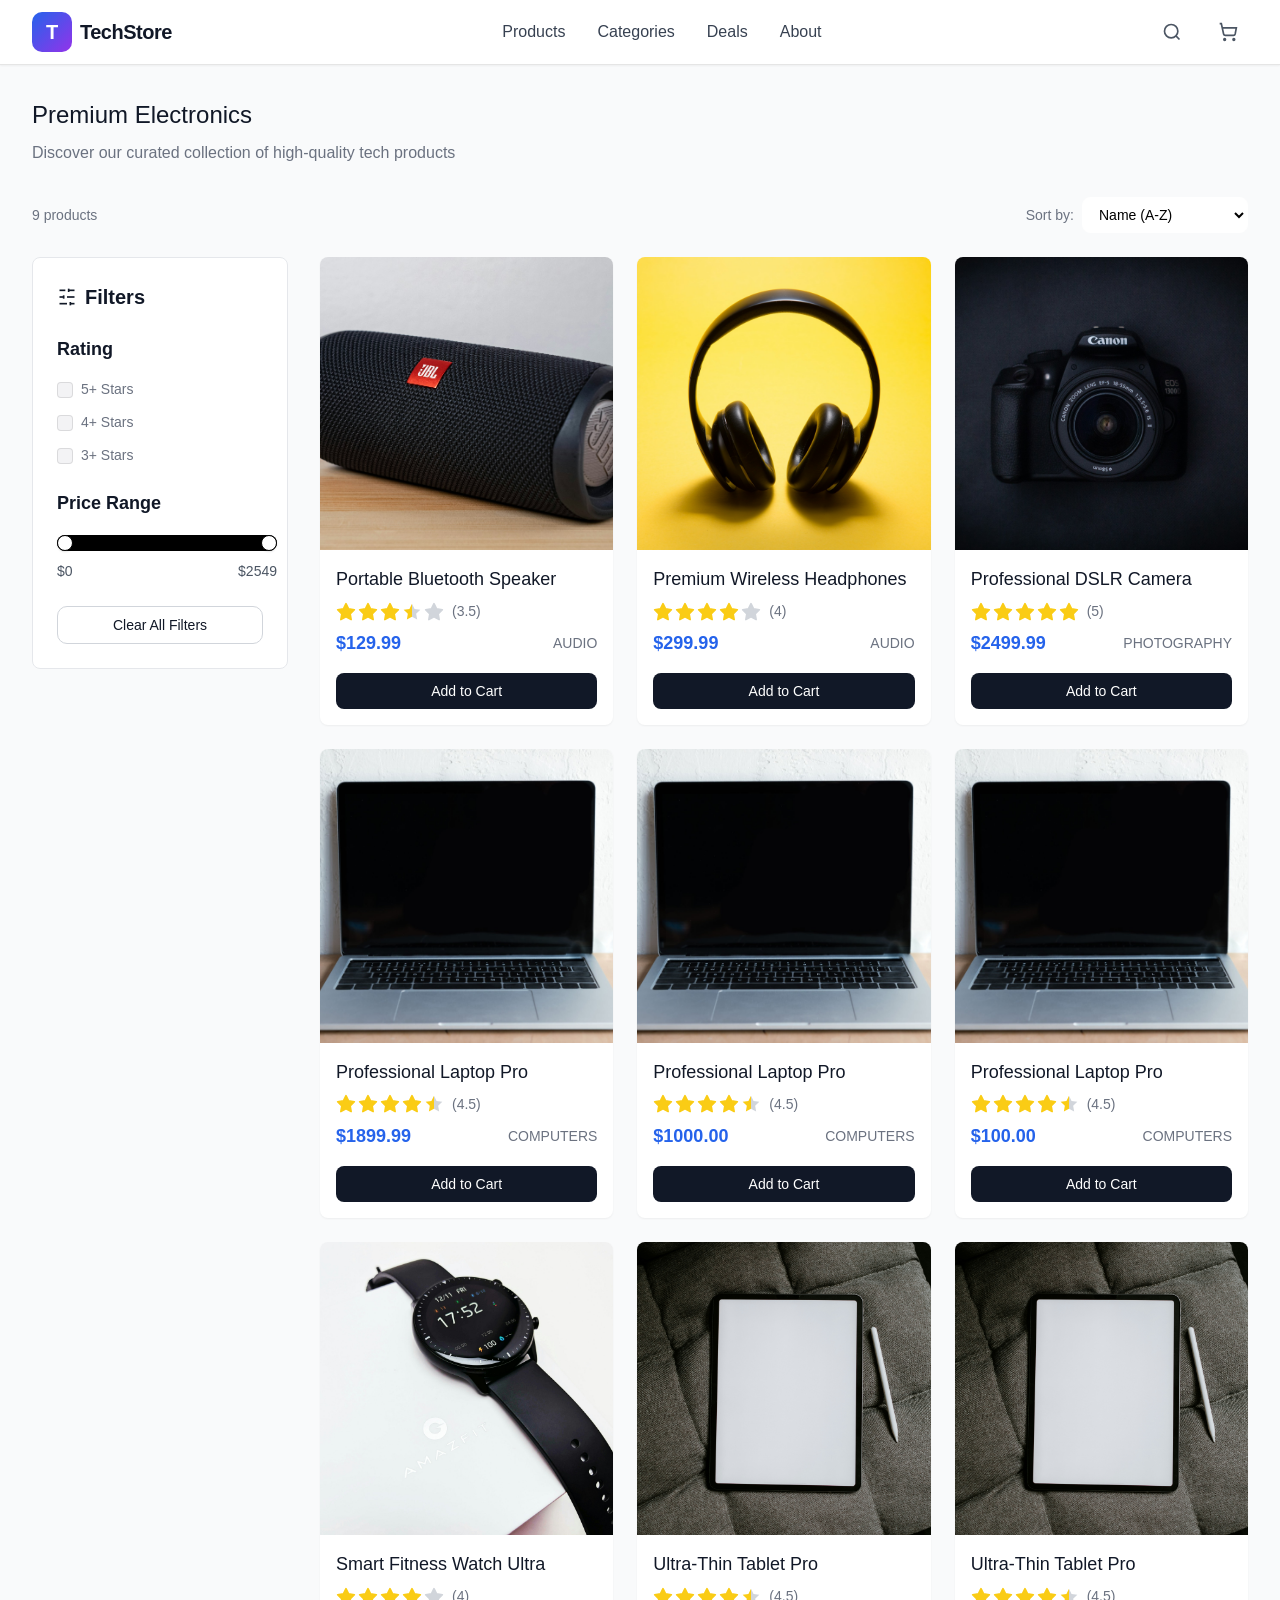
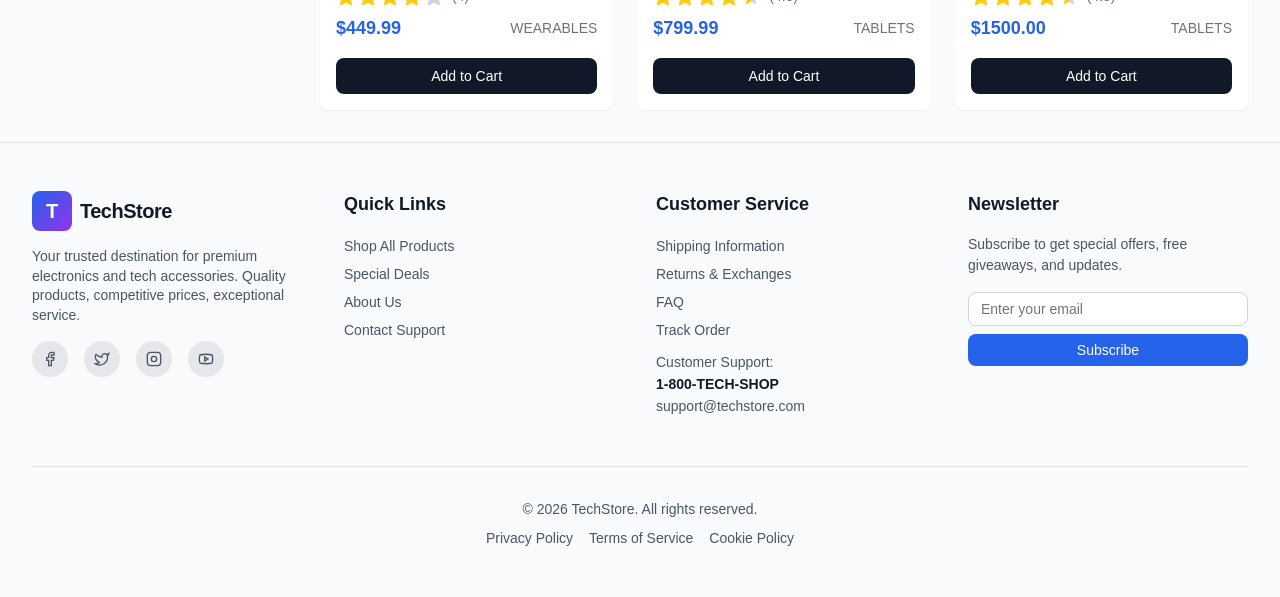
<file: index.html>
<!DOCTYPE html>
<html lang="en">
<head>
  <meta charset="UTF-8">
  <meta name="viewport" content="width=device-width, initial-scale=1.0">
  <title>E-commerce Website Design</title>

  <link rel="stylesheet" href="css/header.css">
  <link rel="stylesheet" href="css/footer.css">
  <link rel="stylesheet" href="css/catalog.css">
  <link rel="stylesheet" href="css/productCard.css">
</head>
<body>

<div class="page-wrapper">

  <!--header-->
  <header class="site-header"></header>

  <!--main-->
  <main class="catalog-main">
    <div class="container">
      <div class="catalog-heading">
        <h1 id="catalogTitle">Premium Electronics</h1>
        <p id="catalogSubtitle">Discover our curated collection of high-quality tech products</p>
      </div>
      <!-- toolbar -->
      <div class="catalog-toolbar">
        <div class="toolbar-left">
          <button class="filter-btn-mobile">
            <svg viewBox="0 0 24 24" fill="none" stroke="currentColor">
              <line x1="21" y1="4" x2="14" y2="4"></line>
              <line x1="10" y1="4" x2="3" y2="4"></line>
              <line x1="21" y1="12" x2="12" y2="12"></line>
              <line x1="8" y1="12" x2="3" y2="12"></line>
              <line x1="21" y1="20" x2="16" y2="20"></line>
              <line x1="12" y1="20" x2="3" y2="20"></line>
              <line x1="14" y1="2" x2="14" y2="6"></line>
              <line x1="8" y1="10" x2="8" y2="14"></line>
              <line x1="16" y1="18" x2="16" y2="22"></line>
            </svg>
            Filters
          </button>
          <span class="products-count" id="productsCount">6 products</span>
        </div>

        <div class="toolbar-right">
          <span>Sort by:</span>
          <select id="sortSelect" class="sort-select">
            <option value="name-az">Name (A-Z)</option>
            <option value="name-za">Name (Z-A)</option>
            <option value="price-asc">Price (Low to High)</option>
            <option value="price-desc">Price (High to Low)</option>
          </select>
        </div>
      </div>
      <!--sidebar + grid-->
      <div class="catalog-layout">
        <!-- sidebar filters -->
        <aside class="sidebar">
          <div class="sidebar-inner">
            <h2 class="sidebar-title">
              <svg viewBox="0 0 24 24" fill="none" stroke="currentColor">
                <line x1="21" y1="4" x2="14" y2="4"></line>
                <line x1="10" y1="4" x2="3" y2="4"></line>
                <line x1="21" y1="12" x2="12" y2="12"></line>
                <line x1="8" y1="12" x2="3" y2="12"></line>
                <line x1="21" y1="20" x2="16" y2="20"></line>
                <line x1="12" y1="20" x2="3" y2="20"></line>
                <line x1="14" y1="2" x2="14" y2="6"></line>
                <line x1="8" y1="10" x2="8" y2="14"></line>
                <line x1="16" y1="18" x2="16" y2="22"></line>
              </svg>
              Filters
            </h2>

            <div class="filters-group">
              <!-- rating -->
              <div class="filter-section">
                <h3>Rating</h3>
                <div class="rating-options">
                  <div class="rating-option">
                    <input type="checkbox" id="rating-5" class="custom-checkbox rating-checkbox" value="5">
                    <label for="rating-5">5+ Stars</label>
                  </div>
                  <div class="rating-option">
                    <input type="checkbox" id="rating-4" class="custom-checkbox rating-checkbox" value="4">
                    <label for="rating-4">4+ Stars</label>
                  </div>
                  <div class="rating-option">
                    <input type="checkbox" id="rating-3" class="custom-checkbox rating-checkbox" value="3">
                    <label for="rating-3">3+ Stars</label>
                  </div>
                </div>
              </div>
              <!-- price range -->
              <div class="price-range-section">
                <h3>Price Range</h3>
                <div class="range-track-wrapper">
                  <div class="range-track">
                    <div class="range-active" id="rangeActive"></div>
                  </div>
                  <input type="range" id="minRange" class="range-input" min="0" max="3000" value="0">
                  <input type="range" id="maxRange" class="range-input" min="0" max="3000" value="2750">
                </div>
                <div class="price-labels">
                  <span id="minPrice">$0</span>
                  <span id="maxPrice">$3000</span>
                </div>
              </div>

              <button class="clear-filters-btn" id="clearFilters">Clear All Filters</button>

            </div>
          </div>
        </aside>

        <!-- products grid js-->
        <div class="products-area">
          <div class="products-grid" id="productsGrid">

          </div>
        </div>

      </div>
    </div>
  </main>
  <!-- footer -->
  <footer class="site-footer"></footer>
</div>

<!-- mobile filter overlay -->
<div class="filter-overlay" id="filterOverlay"></div>

<!-- mobile filter drawer -->
<div class="filter-drawer" id="filterDrawer">
  <div class="filter-drawer-header">
    <h2>Filters</h2>
    <button class="filter-drawer-close" id="filterDrawerClose" aria-label="Close filters">&#x2715;</button>
  </div>
  <div class="filter-drawer-body">

    <!-- rating -->
    <div class="filter-section">
      <h3>Rating</h3>
      <div class="rating-options">
        <div class="rating-option">
          <input type="checkbox" id="mob-rating-5" class="custom-checkbox mob-rating-checkbox" value="5">
          <label for="mob-rating-5">5+ Stars</label>
        </div>
        <div class="rating-option">
          <input type="checkbox" id="mob-rating-4" class="custom-checkbox mob-rating-checkbox" value="4">
          <label for="mob-rating-4">4+ Stars</label>
        </div>
        <div class="rating-option">
          <input type="checkbox" id="mob-rating-3" class="custom-checkbox mob-rating-checkbox" value="3">
          <label for="mob-rating-3">3+ Stars</label>
        </div>
      </div>
    </div>

    <!-- price range -->
    <div class="price-range-section">
      <h3>Price Range</h3>
      <div class="range-track-wrapper">
        <div class="range-track">
          <div class="range-active" id="mob-rangeActive"></div>
        </div>
        <input type="range" id="mob-minRange" class="range-input" min="0" max="3000" value="0">
        <input type="range" id="mob-maxRange" class="range-input" min="0" max="3000" value="2750">
      </div>
      <div class="price-labels">
        <span id="mob-minPrice">$0</span>
        <span id="mob-maxPrice">$3000</span>
      </div>
    </div>

    <button class="clear-filters-btn filter-drawer-clear" id="mobClearFilters">Clear All Filters</button>
  </div>
</div>

<script src="js/loadComponents.js"></script>
<script src="js/header.js"></script>
<script src="js/codeDeals.js"></script>
<script src="js/catalog.js"></script>
<script src="js/filterDrawer.js"></script>
</body>
</html>
</file>
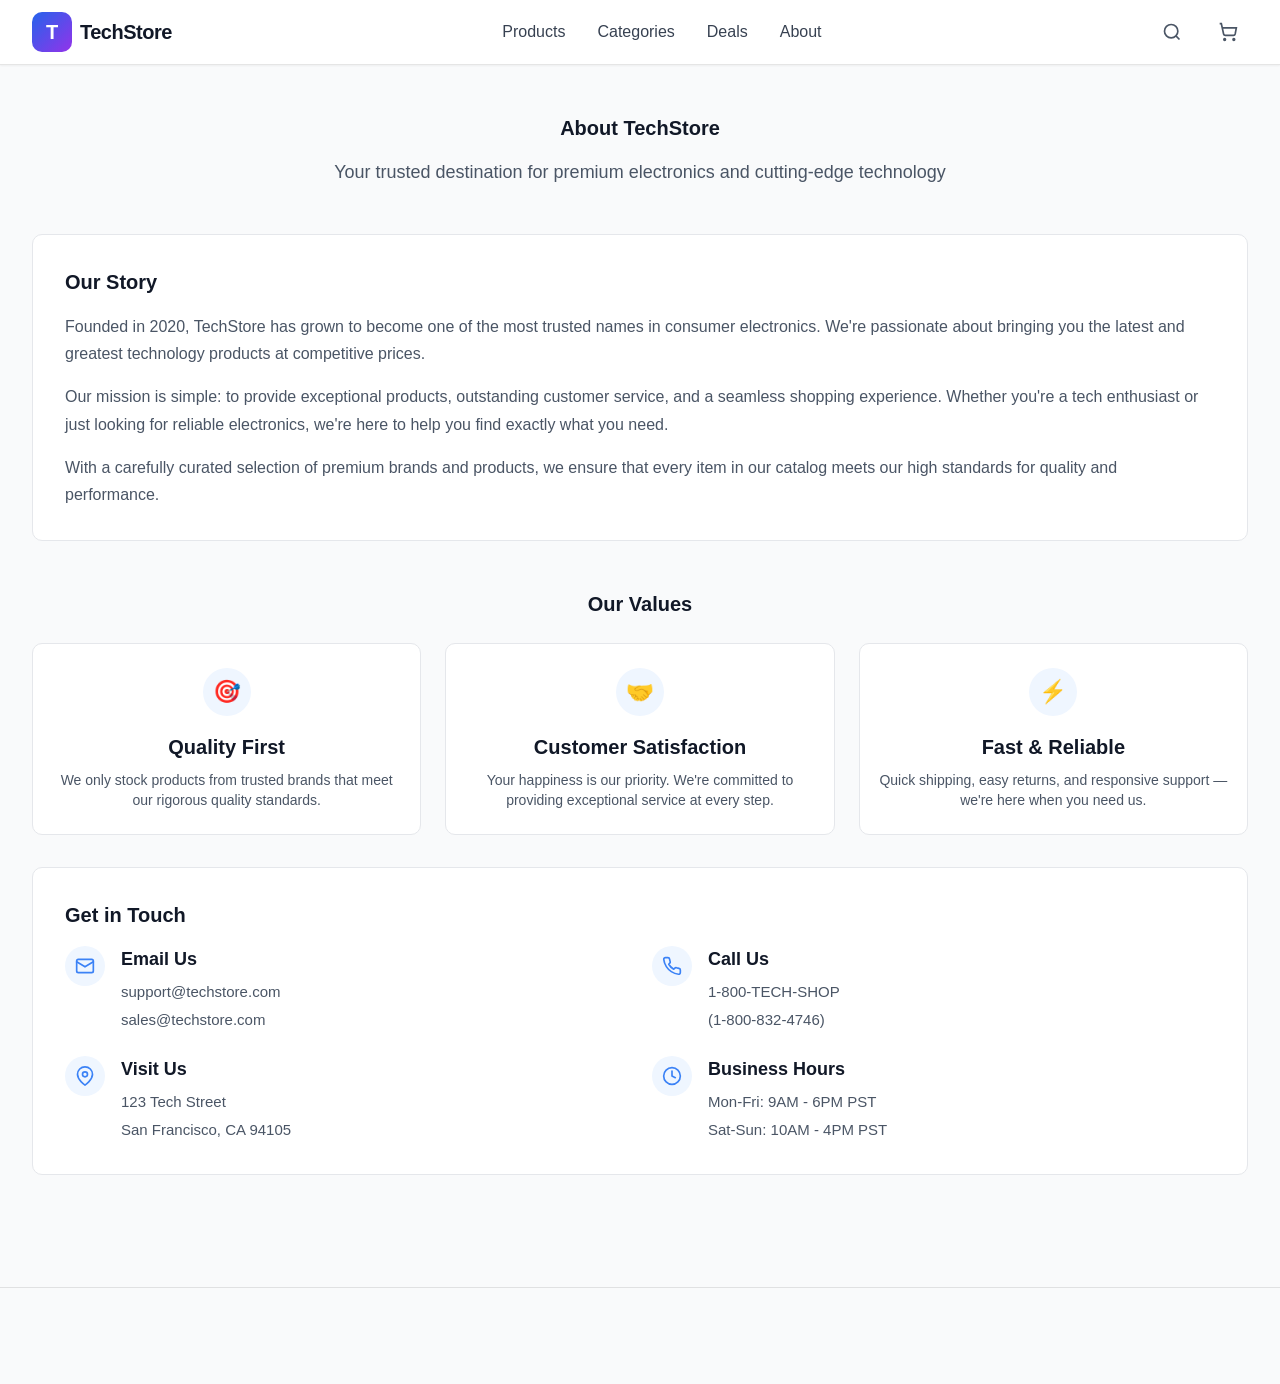
<file: about.html>
<!DOCTYPE html>
<html lang="en">
<head>
  <meta charset="UTF-8">
  <meta name="viewport" content="width=device-width, initial-scale=1.0">
  <title>About — TechStore</title>
  <link rel="stylesheet" href="css/header.css">
  <link rel="stylesheet" href="css/footer.css">
  <link rel="stylesheet" href="css/about.css">
</head>
<body>
<div class="page-wrapper">

  <header class="site-header"></header>

  <main class="about-main">
    <div class="container">

      <!-- Hero -->
      <div class="about-hero">
        <h1 class="about-title">About TechStore</h1>
        <p class="about-subtitle">Your trusted destination for premium electronics and cutting-edge technology</p>
      </div>

      <!-- Our Story -->
      <div class="about-card">
        <h2 class="card-heading">Our Story</h2>
        <p>Founded in 2020, TechStore has grown to become one of the most trusted names in consumer electronics. We're passionate about bringing you the latest and greatest technology products at competitive prices.</p>
        <p>Our mission is simple: to provide exceptional products, outstanding customer service, and a seamless shopping experience. Whether you're a tech enthusiast or just looking for reliable electronics, we're here to help you find exactly what you need.</p>
        <p>With a carefully curated selection of premium brands and products, we ensure that every item in our catalog meets our high standards for quality and performance.</p>
      </div>

      <!-- Our Values -->
      <div class="values-section">
        <h2 class="section-title">Our Values</h2>
        <div class="values-grid">

          <div class="value-card">
            <div class="value-icon">🎯</div>
            <h3 class="value-name">Quality First</h3>
            <p class="value-desc">We only stock products from trusted brands that meet our rigorous quality standards.</p>
          </div>

          <div class="value-card">
            <div class="value-icon">🤝</div>
            <h3 class="value-name">Customer Satisfaction</h3>
            <p class="value-desc">Your happiness is our priority. We're committed to providing exceptional service at every step.</p>
          </div>

          <div class="value-card">
            <div class="value-icon">⚡</div>
            <h3 class="value-name">Fast & Reliable</h3>
            <p class="value-desc">Quick shipping, easy returns, and responsive support — we're here when you need us.</p>
          </div>

        </div>
      </div>

      <!-- Get in Touch -->
      <div class="about-card">
        <h2 class="card-heading">Get in Touch</h2>
        <div class="contacts-grid">

          <div class="contact-item">
            <div class="contact-icon">
              <svg viewBox="0 0 24 24" fill="none" stroke="currentColor" stroke-width="2" stroke-linecap="round" stroke-linejoin="round">
                <rect x="2" y="4" width="20" height="16" rx="2"></rect>
                <path d="M22 7L12 13 2 7"></path>
              </svg>
            </div>
            <div class="contact-info">
              <div class="contact-label">Email Us</div>
              <p>support@techstore.com</p>
              <p>sales@techstore.com</p>
            </div>
          </div>

          <div class="contact-item">
            <div class="contact-icon">
              <svg viewBox="0 0 24 24" fill="none" stroke="currentColor" stroke-width="2" stroke-linecap="round" stroke-linejoin="round">
                <path d="M22 16.9v3a2 2 0 0 1-2.2 2 19.8 19.8 0 0 1-8.6-3.1 19.5 19.5 0 0 1-6-6 19.8 19.8 0 0 1-3.1-8.7A2 2 0 0 1 4.1 2h3a2 2 0 0 1 2 1.7c.1 1 .4 1.9.7 2.8a2 2 0 0 1-.5 2.1L8.1 9.9a16 16 0 0 0 6 6l1.3-1.3a2 2 0 0 1 2.1-.4c.9.3 1.8.6 2.8.7A2 2 0 0 1 22 16.9z"></path>
              </svg>
            </div>
            <div class="contact-info">
              <div class="contact-label">Call Us</div>
              <p>1-800-TECH-SHOP</p>
              <p>(1-800-832-4746)</p>
            </div>
          </div>

          <div class="contact-item">
            <div class="contact-icon">
              <svg viewBox="0 0 24 24" fill="none" stroke="currentColor" stroke-width="2" stroke-linecap="round" stroke-linejoin="round">
                <path d="M21 10c0 7-9 13-9 13S3 17 3 10a9 9 0 0 1 18 0z"></path>
                <circle cx="12" cy="10" r="3"></circle>
              </svg>
            </div>
            <div class="contact-info">
              <div class="contact-label">Visit Us</div>
              <p>123 Tech Street</p>
              <p>San Francisco, CA 94105</p>
            </div>
          </div>

          <div class="contact-item">
            <div class="contact-icon">
              <svg viewBox="0 0 24 24" fill="none" stroke="currentColor" stroke-width="2" stroke-linecap="round" stroke-linejoin="round">
                <circle cx="12" cy="12" r="10"></circle>
                <path d="M12 6v6l4 2"></path>
              </svg>
            </div>
            <div class="contact-info">
              <div class="contact-label">Business Hours</div>
              <p>Mon-Fri: 9AM - 6PM PST</p>
              <p>Sat-Sun: 10AM - 4PM PST</p>
            </div>
          </div>

        </div>
      </div>

    </div>
  </main>

  <footer class="site-footer"></footer>
</div>

<script src="js/loadComponents.js"></script>
<script src="js/header.js"></script>
</body>
</html>
</file>
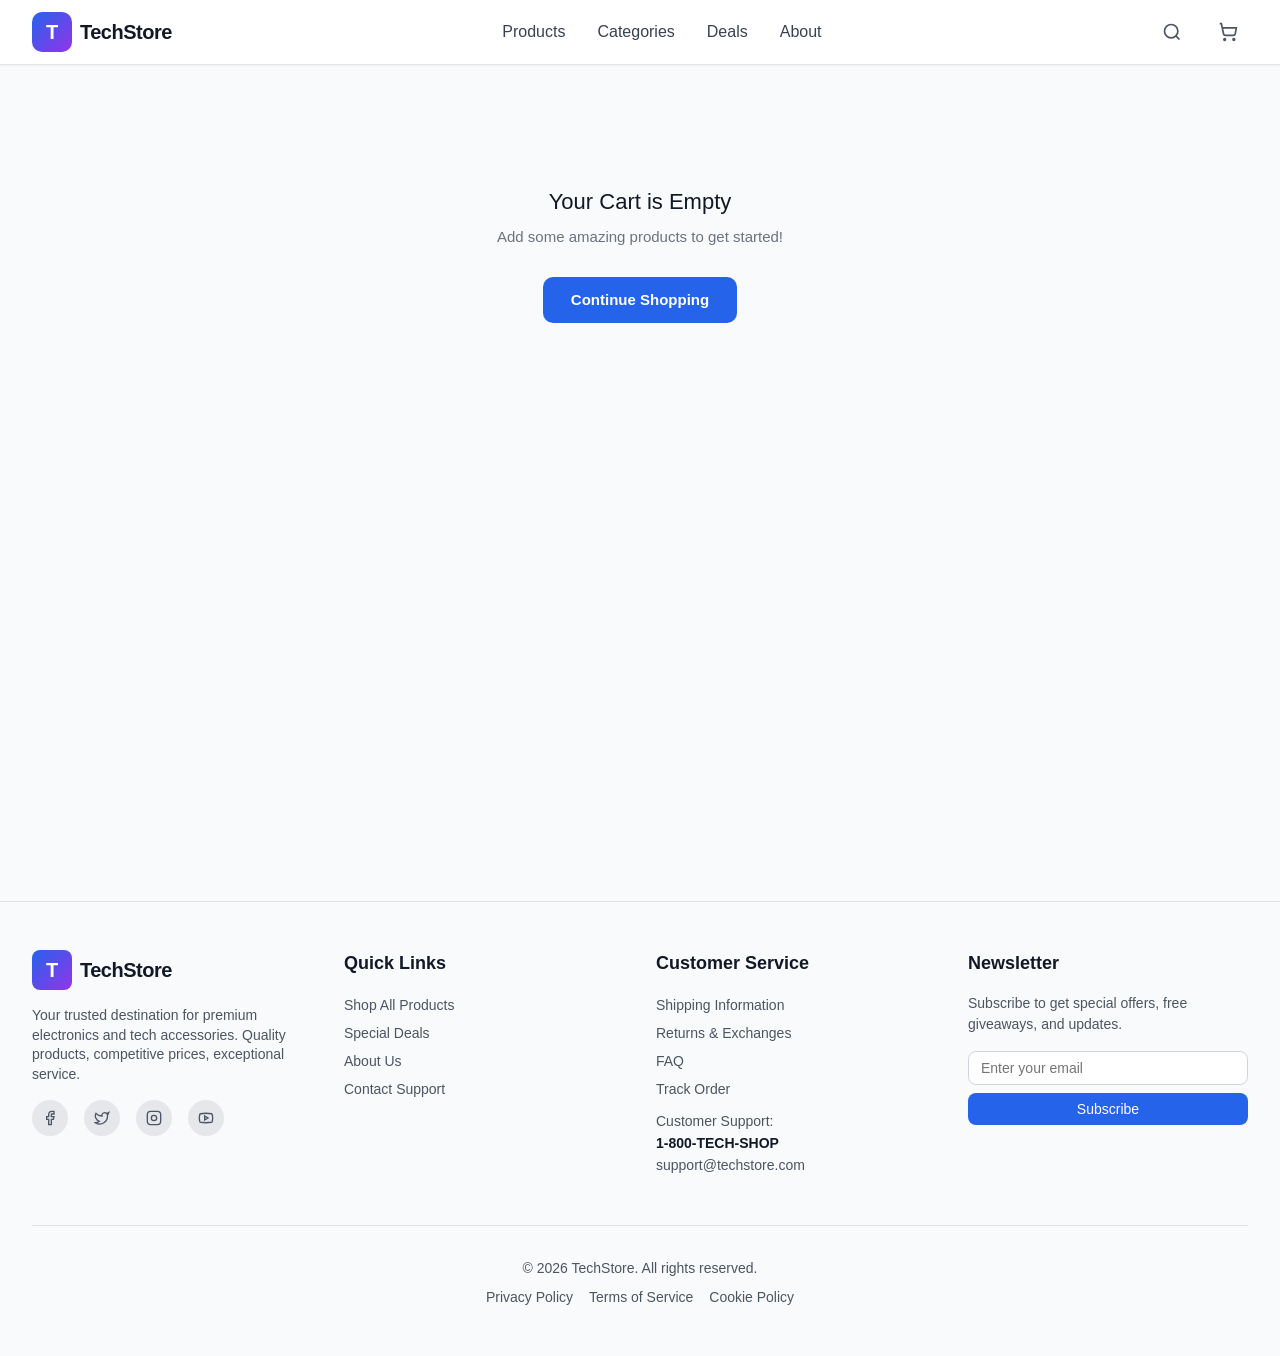
<file: cart.html>
<!DOCTYPE html>
<html lang="en">
<head>
  <meta charset="UTF-8">
  <meta name="viewport" content="width=device-width, initial-scale=1.0">
  <title>Shopping Cart — TechStore</title>
  <link rel="stylesheet" href="css/header.css">
  <link rel="stylesheet" href="css/footer.css">
  <link rel="stylesheet" href="css/cart.css">
</head>
<body>
<div class="page-wrapper">

  <header class="site-header"></header>

  <main class="cart-main">
    <div class="container">

      <h1 class="cart-title">Shopping Cart</h1>

      <div class="cart-layout">

        <!-- Items -->
        <div class="cart-items" id="cartItems"></div>

        <!-- Right column -->
        <div class="cart-sidebar">
        <aside class="cart-summary">
          <h2 class="summary-title">Order Summary</h2>

          <div class="summary-row">
            <span>Subtotal</span>
            <span id="summarySubtotal">$0.00</span>
          </div>
          <div class="summary-row summary-discount" id="discountRow" style="display:none">
            <span id="discountLabel">Discount</span>
            <span id="summaryDiscount" class="discount-value"></span>
          </div>
          <div class="summary-row">
            <span>Tax (8%)</span>
            <span id="summaryTax">$0.00</span>
          </div>
          <div class="summary-row summary-total">
            <span>Total</span>
            <span id="summaryTotal">$0.00</span>
          </div>

          <div class="promo-section">
            <label class="promo-label">Promo Code</label>
            <div class="promo-row">
              <input type="text" id="promoInput" class="promo-input" placeholder="Enter code">
              <button class="promo-btn" id="promoBtn">Apply</button>
            </div>
            <p class="promo-hint" id="promoHint">Try code "SAVE10" for 10% off</p>
          </div>

          <button class="checkout-btn">Proceed to Checkout</button>

        </aside>

        <div class="shipping-info">
          <div class="shipping-title">
            <svg viewBox="0 0 24 24" fill="none" stroke="currentColor" stroke-width="2" stroke-linecap="round" stroke-linejoin="round">
              <rect x="1" y="3" width="15" height="13" rx="2"></rect>
              <path d="M16 8h4l3 5v3h-7V8z"></path>
              <circle cx="5.5" cy="18.5" r="2.5"></circle>
              <circle cx="18.5" cy="18.5" r="2.5"></circle>
            </svg>
            Shipping Information
          </div>

          <div class="shipping-address">
            <svg viewBox="0 0 24 24" fill="none" stroke="currentColor" stroke-width="2" stroke-linecap="round" stroke-linejoin="round">
              <path d="M21 10c0 7-9 13-9 13s-9-6-9-13a9 9 0 0 1 18 0z"></path>
              <circle cx="12" cy="10" r="3"></circle>
            </svg>
            <div>
              <p class="shipping-address-label">Delivery Address</p>
              <p>123 Tech Street</p>
              <p>San Francisco, CA 94105</p>
            </div>
          </div>

          <div class="shipping-delivery">
            <p class="shipping-delivery-label">Estimated Delivery</p>
            <p>3-5 business days</p>
            <p class="shipping-free">Free shipping on orders over $50</p>
          </div>
        </div>
        </div><!-- /.cart-sidebar -->

      </div>
    </div>
  </main>

  <footer class="site-footer"></footer>
</div>

<script src="js/loadComponents.js"></script>
<script src="js/header.js"></script>
<script src="js/codeDeals.js"></script>
<script src="js/cart.js"></script>
</body>
</html>
</file>
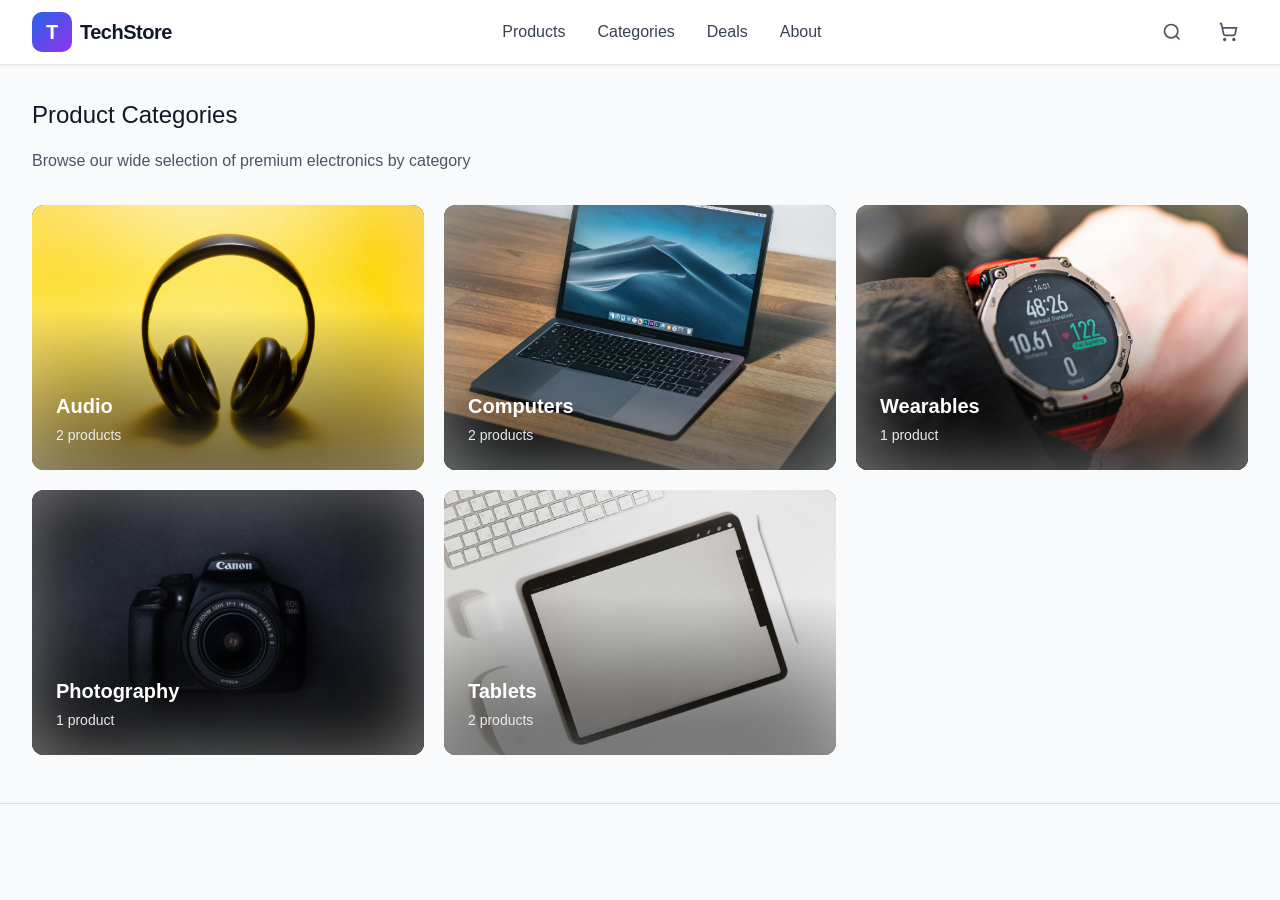
<file: categories.html>
<!DOCTYPE html>
<html lang="en">
<head>
  <meta charset="UTF-8">
  <meta name="viewport" content="width=device-width, initial-scale=1.0">
  <title>Product Categories — TechStore</title>

  <link rel="stylesheet" href="css/header.css">
  <link rel="stylesheet" href="css/footer.css">
  <link rel="stylesheet" href="css/categories.css">
</head>
<body>

<div class="page-wrapper">

  <header class="site-header"></header>

  <main class="categories-main">
    <div class="container">

      <div class="categories-heading">
        <h1>Product Categories</h1>
        <p>Browse our wide selection of premium electronics by category</p>
      </div>

      <div class="categories-grid">
        <a href="index.html?category=audio" class="category-card">
          <img src="images/headp1.jpg" alt="Audio">
          <div class="category-overlay">
            <span class="category-name">Audio</span>
            <span class="category-count">2 products</span>
          </div>
        </a>

        <a href="index.html?category=computers" class="category-card">
          <img src="images/note2.jpg" alt="Computers">
          <div class="category-overlay">
            <span class="category-name">Computers</span>
            <span class="category-count">2 products</span>
          </div>
        </a>

        <a href="index.html?category=wearables" class="category-card">
          <img src="images/watch3.jpg" alt="Wearables">
          <div class="category-overlay">
            <span class="category-name">Wearables</span>
            <span class="category-count">1 product</span>
          </div>
        </a>

        <a href="index.html?category=photography" class="category-card">
          <img src="images/camera1.jpg" alt="Photography">
          <div class="category-overlay">
            <span class="category-name">Photography</span>
            <span class="category-count">1 product</span>
          </div>
        </a>

        <a href="index.html?category=tablets" class="category-card">
          <img src="images/tab2.jpg" alt="Tablets">
          <div class="category-overlay">
            <span class="category-name">Tablets</span>
            <span class="category-count">2 products</span>
          </div>
        </a>
      </div>
    </div>
  </main>

  <footer class="site-footer"></footer>
</div>

<script src="js/loadComponents.js"></script>
<script src="js/header.js"></script>
</body>
</html>
</file>
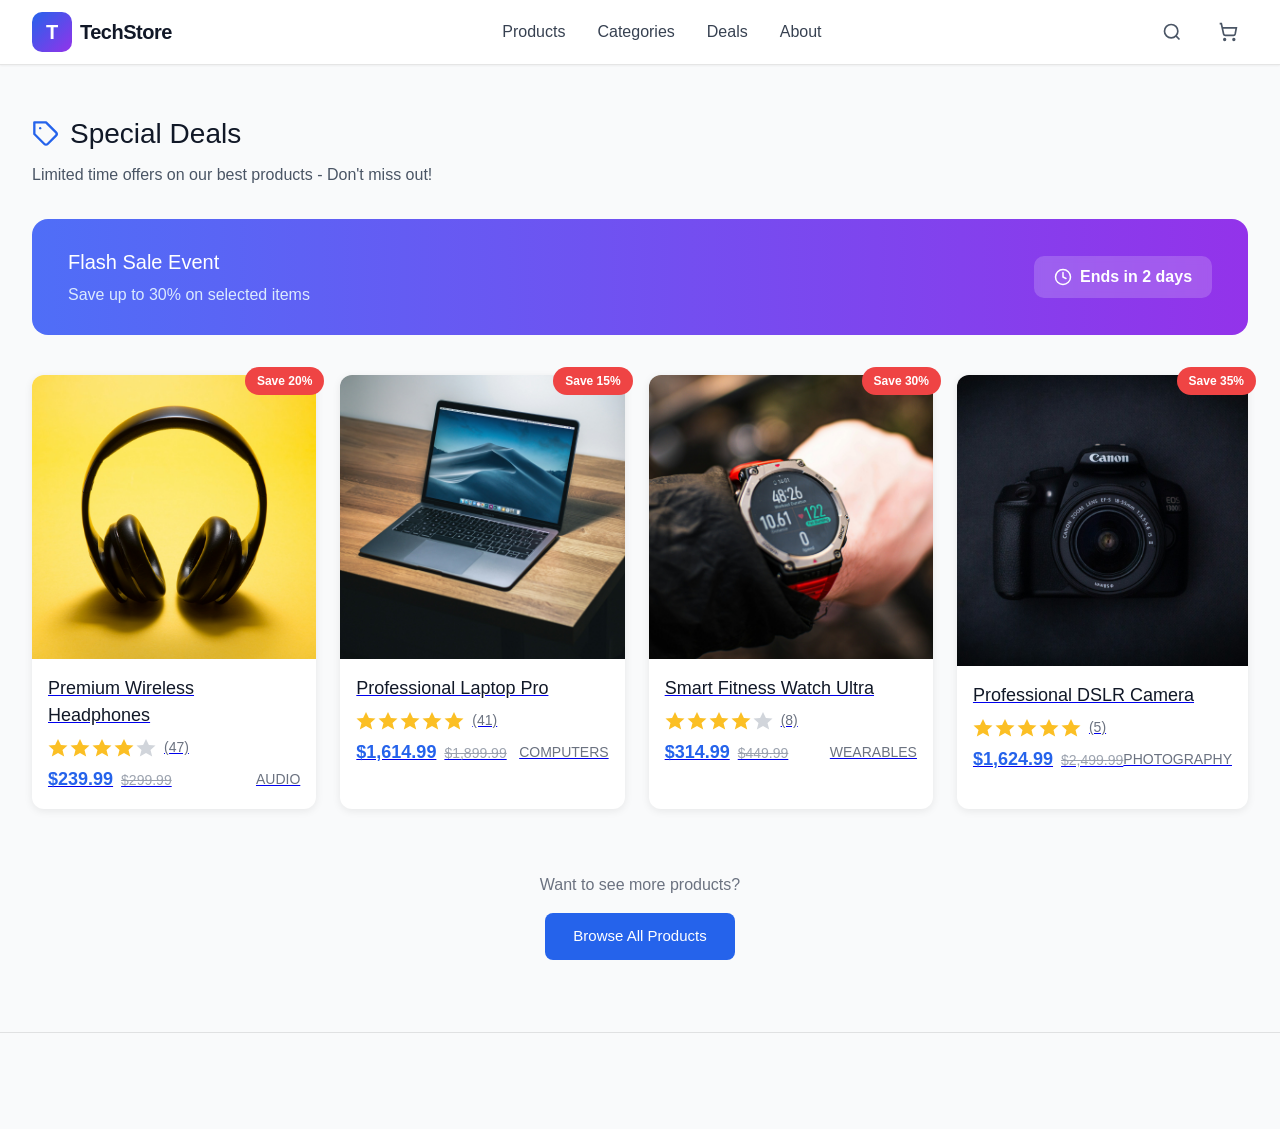
<file: deals.html>
<!DOCTYPE html>
<html lang="en">
<head>
  <meta charset="UTF-8">
  <meta name="viewport" content="width=device-width, initial-scale=1.0">
  <title>Special Deals — TechStore</title>
  <link rel="stylesheet" href="css/header.css">
  <link rel="stylesheet" href="css/footer.css">
  <link rel="stylesheet" href="css/productCard.css">
  <link rel="stylesheet" href="css/deals.css">
</head>
<body>
<div class="page-wrapper">

  <header class="site-header"></header>

  <main class="deals-main">
    <div class="container">

      <!-- Heading -->
      <div class="deals-heading">
        <div class="deals-title-row">
          <svg class="deals-tag-icon" viewBox="0 0 24 24" fill="none" stroke="currentColor" stroke-width="2" stroke-linecap="round" stroke-linejoin="round">
            <path d="M20.59 13.41l-7.17 7.17a2 2 0 0 1-2.83 0L2 12V2h10l8.59 8.59a2 2 0 0 1 0 2.82z"></path>
            <line x1="7" y1="7" x2="7.01" y2="7"></line>
          </svg>
          <h1>Special Deals</h1>
        </div>
        <p class="deals-subtitle">Limited time offers on our best products - Don't miss out!</p>
      </div>

      <!-- Flash Sale Banner -->
      <div class="flash-banner">
        <div class="flash-banner-left">
          <h2 class="flash-title">Flash Sale Event</h2>
          <p class="flash-sub">Save up to 30% on selected items</p>
        </div>
        <div class="flash-banner-right">
          <svg viewBox="0 0 24 24" fill="none" stroke="currentColor" stroke-width="2" stroke-linecap="round" stroke-linejoin="round">
            <circle cx="12" cy="12" r="10"></circle>
            <path d="M12 6v6l4 2"></path>
          </svg>
          Ends in 2 days
        </div>
      </div>

      <!-- Products Grid -->
      <div class="deals-grid">

        <a href="product.html?id=2&discount=20" class="product-card deals-card">
          <span class="deal-badge">Save 20%</span>
          <div class="product-image">
            <img src="images/headp1.jpg" alt="Premium Wireless Headphones">
          </div>
          <div class="product-info">
            <div class="product-name">Premium Wireless Headphones</div>
            <div class="product-rating">
              <div class="stars">
                <svg class="star-svg" viewBox="0 0 20 20"><polygon points="10,1 12.9,7 19.5,7.6 14.5,12 16.2,18.5 10,15 3.8,18.5 5.5,12 0.5,7.6 7.1,7" fill="#FBBF24"/></svg>
                <svg class="star-svg" viewBox="0 0 20 20"><polygon points="10,1 12.9,7 19.5,7.6 14.5,12 16.2,18.5 10,15 3.8,18.5 5.5,12 0.5,7.6 7.1,7" fill="#FBBF24"/></svg>
                <svg class="star-svg" viewBox="0 0 20 20"><polygon points="10,1 12.9,7 19.5,7.6 14.5,12 16.2,18.5 10,15 3.8,18.5 5.5,12 0.5,7.6 7.1,7" fill="#FBBF24"/></svg>
                <svg class="star-svg" viewBox="0 0 20 20"><polygon points="10,1 12.9,7 19.5,7.6 14.5,12 16.2,18.5 10,15 3.8,18.5 5.5,12 0.5,7.6 7.1,7" fill="#FBBF24"/></svg>
                <svg class="star-svg" viewBox="0 0 20 20"><polygon points="10,1 12.9,7 19.5,7.6 14.5,12 16.2,18.5 10,15 3.8,18.5 5.5,12 0.5,7.6 7.1,7" fill="#D1D5DB"/></svg>
              </div>
              <span class="rating-value">(47)</span>
            </div>
            <div class="product-meta">
              <div class="price-group">
                <span class="product-price-sale">$239.99</span>
                <span class="product-price-original">$299.99</span>
              </div>
              <span class="product-category">AUDIO</span>
            </div>
          </div>
        </a>

        <a href="product.html?id=4&discount=15" class="product-card deals-card">
          <span class="deal-badge">Save 15%</span>
          <div class="product-image">
            <img src="images/note2.jpg" alt="Professional Laptop Pro">
          </div>
          <div class="product-info">
            <div class="product-name">Professional Laptop Pro</div>
            <div class="product-rating">
              <div class="stars">
                <svg class="star-svg" viewBox="0 0 20 20"><polygon points="10,1 12.9,7 19.5,7.6 14.5,12 16.2,18.5 10,15 3.8,18.5 5.5,12 0.5,7.6 7.1,7" fill="#FBBF24"/></svg>
                <svg class="star-svg" viewBox="0 0 20 20"><polygon points="10,1 12.9,7 19.5,7.6 14.5,12 16.2,18.5 10,15 3.8,18.5 5.5,12 0.5,7.6 7.1,7" fill="#FBBF24"/></svg>
                <svg class="star-svg" viewBox="0 0 20 20"><polygon points="10,1 12.9,7 19.5,7.6 14.5,12 16.2,18.5 10,15 3.8,18.5 5.5,12 0.5,7.6 7.1,7" fill="#FBBF24"/></svg>
                <svg class="star-svg" viewBox="0 0 20 20"><polygon points="10,1 12.9,7 19.5,7.6 14.5,12 16.2,18.5 10,15 3.8,18.5 5.5,12 0.5,7.6 7.1,7" fill="#FBBF24"/></svg>
                <svg class="star-svg" viewBox="0 0 20 20"><polygon points="10,1 12.9,7 19.5,7.6 14.5,12 16.2,18.5 10,15 3.8,18.5 5.5,12 0.5,7.6 7.1,7" fill="#FBBF24"/></svg>
              </div>
              <span class="rating-value">(41)</span>
            </div>
            <div class="product-meta">
              <div class="price-group">
                <span class="product-price-sale">$1,614.99</span>
                <span class="product-price-original">$1,899.99</span>
              </div>
              <span class="product-category">COMPUTERS</span>
            </div>
          </div>
        </a>

        <a href="product.html?id=5&discount=30" class="product-card deals-card">
          <span class="deal-badge">Save 30%</span>
          <div class="product-image">
            <img src="images/watch3.jpg" alt="Smart Fitness Watch Ultra">
          </div>
          <div class="product-info">
            <div class="product-name">Smart Fitness Watch Ultra</div>
            <div class="product-rating">
              <div class="stars">
                <svg class="star-svg" viewBox="0 0 20 20"><polygon points="10,1 12.9,7 19.5,7.6 14.5,12 16.2,18.5 10,15 3.8,18.5 5.5,12 0.5,7.6 7.1,7" fill="#FBBF24"/></svg>
                <svg class="star-svg" viewBox="0 0 20 20"><polygon points="10,1 12.9,7 19.5,7.6 14.5,12 16.2,18.5 10,15 3.8,18.5 5.5,12 0.5,7.6 7.1,7" fill="#FBBF24"/></svg>
                <svg class="star-svg" viewBox="0 0 20 20"><polygon points="10,1 12.9,7 19.5,7.6 14.5,12 16.2,18.5 10,15 3.8,18.5 5.5,12 0.5,7.6 7.1,7" fill="#FBBF24"/></svg>
                <svg class="star-svg" viewBox="0 0 20 20"><polygon points="10,1 12.9,7 19.5,7.6 14.5,12 16.2,18.5 10,15 3.8,18.5 5.5,12 0.5,7.6 7.1,7" fill="#FBBF24"/></svg>
                <svg class="star-svg" viewBox="0 0 20 20"><polygon points="10,1 12.9,7 19.5,7.6 14.5,12 16.2,18.5 10,15 3.8,18.5 5.5,12 0.5,7.6 7.1,7" fill="#D1D5DB"/></svg>
              </div>
              <span class="rating-value">(8)</span>
            </div>
            <div class="product-meta">
              <div class="price-group">
                <span class="product-price-sale">$314.99</span>
                <span class="product-price-original">$449.99</span>
              </div>
              <span class="product-category">WEARABLES</span>
            </div>
          </div>
        </a>

        <a href="product.html?id=3&discount=35" class="product-card deals-card">
          <span class="deal-badge">Save 35%</span>
          <div class="product-image">
            <img src="images/camera1.jpg" alt="Professional DSLR Camera">
          </div>
          <div class="product-info">
            <div class="product-name">Professional DSLR Camera</div>
            <div class="product-rating">
              <div class="stars">
                <svg class="star-svg" viewBox="0 0 20 20"><polygon points="10,1 12.9,7 19.5,7.6 14.5,12 16.2,18.5 10,15 3.8,18.5 5.5,12 0.5,7.6 7.1,7" fill="#FBBF24"/></svg>
                <svg class="star-svg" viewBox="0 0 20 20"><polygon points="10,1 12.9,7 19.5,7.6 14.5,12 16.2,18.5 10,15 3.8,18.5 5.5,12 0.5,7.6 7.1,7" fill="#FBBF24"/></svg>
                <svg class="star-svg" viewBox="0 0 20 20"><polygon points="10,1 12.9,7 19.5,7.6 14.5,12 16.2,18.5 10,15 3.8,18.5 5.5,12 0.5,7.6 7.1,7" fill="#FBBF24"/></svg>
                <svg class="star-svg" viewBox="0 0 20 20"><polygon points="10,1 12.9,7 19.5,7.6 14.5,12 16.2,18.5 10,15 3.8,18.5 5.5,12 0.5,7.6 7.1,7" fill="#FBBF24"/></svg>
                <svg class="star-svg" viewBox="0 0 20 20"><polygon points="10,1 12.9,7 19.5,7.6 14.5,12 16.2,18.5 10,15 3.8,18.5 5.5,12 0.5,7.6 7.1,7" fill="#FBBF24"/></svg>
              </div>
              <span class="rating-value">(5)</span>
            </div>
            <div class="product-meta">
              <div class="price-group">
                <span class="product-price-sale">$1,624.99</span>
                <span class="product-price-original">$2,499.99</span>
              </div>
              <span class="product-category">PHOTOGRAPHY</span>
            </div>
          </div>
        </a>

      </div>

      <!-- CTA -->
      <div class="deals-cta">
        <p>Want to see more products?</p>
        <a href="index.html" class="deals-cta-btn">Browse All Products</a>
      </div>

    </div>
  </main>

  <footer class="site-footer"></footer>
</div>

<script src="js/loadComponents.js"></script>
<script src="js/header.js"></script>
</body>
</html>
</file>
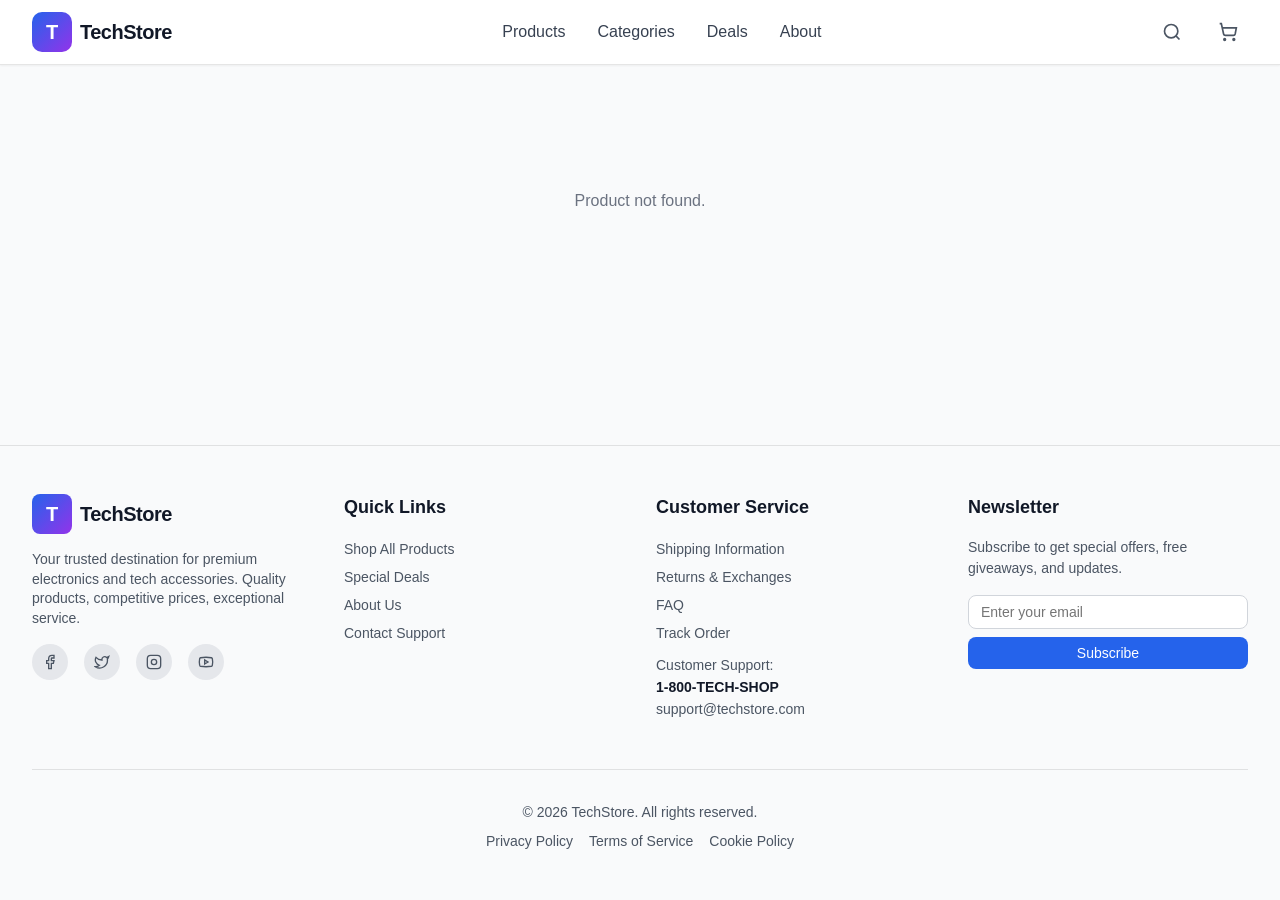
<file: product.html>
<!DOCTYPE html>
<html lang="en">
<head>
  <meta charset="UTF-8">
  <meta name="viewport" content="width=device-width, initial-scale=1.0">
  <title>Product — TechStore</title>
  <link rel="stylesheet" href="css/header.css">
  <link rel="stylesheet" href="css/footer.css">
  <link rel="stylesheet" href="css/product.css">
</head>
<body>
<div class="page-wrapper">

  <header class="site-header"></header>

  <main class="product-main">
    <div class="container">

      <nav class="breadcrumb" id="breadcrumb" aria-label="Breadcrumb"></nav>

      <div id="productDetail" class="product-detail-wrap">
        <div class="product-loading">Loading...</div>
      </div>

      <section class="related-section" id="relatedSection" hidden>
        <h2 class="related-title">Related Products</h2>
        <div class="related-grid" id="relatedGrid"></div>
      </section>

    </div>
  </main>

  <footer class="site-footer"></footer>
</div>

<script src="js/loadComponents.js"></script>
<script src="js/header.js"></script>
<script src="js/codeDeals.js"></script>
<script src="js/product.js"></script>
</body>
</html>
</file>
<file: css/header.css>
:root {
  --clr-white: #fff;
  --clr-text-primary: #111827;
  --clr-text-secondary:#374151;
  --clr-text-muted:#4b5563;
  --clr-bg-page:#f9fafb;
  --clr-bg-subtle:#f3f4f6;
  --clr-border:#e5e7eb;
  --clr-blue:#2563eb;
  --clr-blue-badge:#155dfc;
  --gradient-brand: linear-gradient(135deg, #2563eb, #9333ea);
}  

.site-header {
  position: sticky;
  top: 0;
  background: var(--clr-white);
  z-index: 10;
  width: 100%;
  border-bottom: 1px solid rgba(0, 0, 0, 0.1);
  box-shadow: 0 1px 2px rgba(0, 0, 0, 0.05);
}

.header-inner {
  display: flex;
  align-items: center;
  justify-content: space-between;
  height: 64px;
}

/*logo*/
.logo {
  display: flex;
  align-items: center;
  gap: 8px;
  color: var(--clr-text-primary);
  text-decoration: none;
}

.logo-icon {
  display: flex;
  align-items: center;
  justify-content: center;
  width: 40px;
  height: 40px;
  border-radius: 10px;
  background: var(--gradient-brand);
  font-weight: 700;
  font-size: 20px;
  color: var(--clr-white);
  flex-shrink: 0;
}

.logo-text {
  font-weight: 700;
  font-size: 20px;
  letter-spacing: -0.025em;
  display: none;
}

@media (min-width: 640px) {
  .logo-text {
    display: inline-block;
  }
}

/*navi*/
.main-nav {
  display: none;
  align-items: center;
  gap: 32px;
}

@media (min-width: 768px) {
  .main-nav {
    display: flex;
  }
}

.main-nav a {
  color: var(--clr-text-secondary);
  text-decoration: none;
  font-size: 16px;
  transition: color 0.15s;
}

.main-nav a:hover {
  color: var(--clr-blue);
}

/*search*/
.header-actions {
  display: flex;
  align-items: center;
  gap: 16px;
}

.icon-btn {
  display: flex;
  align-items: center;
  justify-content: center;
  width: 40px;
  height: 40px;
  border-radius: 50%;
  background: transparent;
  border: none;
  color: var(--clr-text-muted);
  cursor: pointer;
  transition: background 0.15s, color 0.15s;
  text-decoration: none;
  position: relative;
}

/*cart*/
.cart-badge {
  display: none;
  position: absolute;
  top: -3px;
  left: 25px;
  min-width: 17px;
  height: 17px;
  padding: 0 4px;
  border-radius: 9999px;
  background: var(--clr-blue-badge);
  color: var(--clr-white);
  font-size: 10px;
  font-weight: 500;
  line-height: 17px;
  text-align: center;
  pointer-events: none;
}

.cart-badge.visible {
  display: block;
}

.icon-btn svg {
  width: 20px;
  height: 20px;
  stroke-width: 2;
  flex-shrink: 0;
}

.menu-btn {
  display: flex;
}

@media (min-width: 768px) {
  .menu-btn {
    display: none;
  }
}

/* mobile nav drawer */
.mobile-nav {
  display: none;
  position: fixed;
  top: 64px;
  left: 0;
  right: 0;
  z-index: 9;
  background: var(--clr-white);
  overflow: hidden;
  max-height: 0;
  transition: max-height 0.3s ease;
  box-shadow: 0 8px 16px rgba(0, 0, 0, 0.08);
}

.mobile-nav::before {
  content: '';
  display: block;
  height: 1px;
  background: var(--clr-border);
  margin: 0 16px;
}

.mobile-nav.open {
  max-height: 400px;
}

@media (max-width: 767px) {
  .mobile-nav {
    display: block;
  }
}

.mobile-nav-links {
  display: flex;
  flex-direction: column;
  padding: 8px 0;
}

.mobile-nav-links a {
  padding: 8px 16px;
  color: var(--clr-text-secondary);
  text-decoration: none;
  font-size: 16px;
  font-weight: 400;
  transition: background 0.15s, color 0.15s;
}

@media (hover: hover) {
  .mobile-nav-links a:hover {
    background: var(--clr-bg-page);
    color: var(--clr-blue);
  }

  .icon-btn:hover {
    background: var(--clr-bg-subtle);
    color: var(--clr-text-primary);
  }
}
</file>
<file: css/footer.css>
:root {
  --clr-white:        #fff;
  --clr-text-primary: #111827;
  --clr-text-muted:   #4b5563;
  --clr-text-faint:   #9ca3af;
  --clr-bg-page:      #f9fafb;
  --clr-border:       #e5e7eb;
  --clr-border-light: #d1d5db;
  --clr-blue:         #2563eb;
  --clr-blue-hover:   #1d4ed8;
  --gradient-brand:   linear-gradient(135deg, #2563eb, #9333ea);
}

.site-footer {
  width: 100%;
  border-top: 1px solid rgba(0, 0, 0, 0.1);
  background: var(--clr-bg-page);
  padding: 48px 0;
}

.footer-grid {
  display: grid;
  grid-template-columns: 1fr;
  gap: 32px;
}

@media (min-width: 768px) {
  .footer-grid {
    grid-template-columns: repeat(2, 1fr);
  }
}

@media (min-width: 1024px) {
  .footer-grid {
    grid-template-columns: repeat(4, 1fr);
  }
}

/*coloum 1*/
.footer-brand {
  display: flex;
  flex-direction: column;
}

.footer-logo {
  display: flex;
  align-items: center;
  gap: 8px;
  margin-bottom: 16px;
}

.footer-logo-icon {
  display: flex;
  align-items: center;
  justify-content: center;
  width: 40px;
  height: 40px;
  border-radius: 8px;
  background: var(--gradient-brand);
  font-weight: 700;
  font-size: 20px;
  color: var(--clr-white);
  flex-shrink: 0;
}

.footer-logo-text {
  font-weight: 700;
  font-size: 20px;
  letter-spacing: -0.025em;
}

.footer-desc {
  font-size: 14px;
  color: var(--clr-text-muted);
  line-height: 1.4;
  margin-bottom: 16px;
}

/*coloum 2*/
.social-links {
  display: flex;
  gap: 16px;
}

.social-link {
  display: flex;
  align-items: center;
  justify-content: center;
  width: 36px;
  height: 36px;
  border-radius: 50%;
  background: var(--clr-border);
  color: var(--clr-text-muted);
  text-decoration: none;
  transition: background 0.15s, color 0.15s;
}

.social-link:hover {
  background: var(--clr-blue);
  color: var(--clr-white);
}

.social-link svg {
  width: 16px;
  height: 16px;
  stroke-width: 2;
}

/*coloums style*/
.footer-col h3 {
  font-weight: 600;
  margin-bottom: 16px;
  font-size: 18px;
}

.footer-links {
  list-style: none;
  display: flex;
  flex-direction: column;
  gap: 4px;
}

.footer-links a {
  color: var(--clr-text-muted);
  text-decoration: none;
  font-size: 14px;
  transition: color 0.15s;
}

.footer-links a:hover {
  color: var(--clr-blue);
}

/*contact info*/
.footer-contact {
  margin-top: 10px;
  font-size: 14px;
}

.footer-col .footer-contact p {
  color: var(--clr-text-muted);
  margin-top: 0;
  margin-bottom: 1px;
}

.footer-col .footer-contact .phone {
  margin-bottom: 1px;
  font-weight: 600;
  color: var(--clr-text-primary);
}

/*newsletter*/
.footer-col p {
  font-size: 14px;
  color: var(--clr-text-muted);
  margin-bottom: 16px;
}

.newsletter-form {
  display: flex;
  flex-direction: column;
  gap: 8px;
}

.newsletter-form input {
  padding: 8px 12px;
  border: 1px solid var(--clr-border-light);
  border-radius: 8px;
  font-size: 14px;
  outline: none;
  font-family: inherit;
}

.newsletter-form input:focus {
  border-color: var(--clr-text-faint);
}

.newsletter-form button {
  padding: 8px 16px;
  background: var(--clr-blue);
  color: var(--clr-white);
  border: none;
  border-radius: 8px;
  font-size: 14px;
  cursor: pointer;
  transition: background 0.15s;
  font-family: inherit;
}

.newsletter-form button:hover {
  background: var(--clr-blue-hover);
}

/*bottom bar*/
.footer-bottom {
  display: flex;
  flex-direction: column;
  align-items: center;
  text-align: center;
  margin-top: 48px;
  padding-top: 32px;
  border-top: 1px solid rgba(0, 0, 0, 0.1);
}

.footer-bottom p {
  font-size: 14px;
  color: var(--clr-text-muted);
}

.footer-bottom-links {
  margin-top: 8px;
  display: flex;
  justify-content: center;
  gap: 16px;
}

.footer-bottom-links a {
  font-size: 14px;
  color: var(--clr-text-muted);
  text-decoration: none;
  transition: color 0.15s;
}

.footer-bottom-links a:hover {
  color: var(--clr-blue);
}
</file>
<file: css/catalog.css>
:root {
  --clr-white:          #fff;
  --clr-text-secondary: #374151;
  --clr-text-subtle:    #6b7280;
  --clr-text-muted:     #4b5563;
  --clr-text-faint:     #9ca3af;
  --clr-bg-page:        #f9fafb;
  --clr-border:         #e5e7eb;
  --clr-border-light:   #d1d5db;
}

*,
*::before,
*::after {
  box-sizing: border-box;
  margin: 0;
  padding: 0;
}

body {
  font-family: -apple-system, BlinkMacSystemFont, "Segoe UI", Roboto, Helvetica, Arial, sans-serif;
  color: #111827;
  line-height: 1.5;
}

.page-wrapper {
  display: flex;
  min-height: 100vh;
  flex-direction: column;
}

.container {
  max-width: 1280px;
  margin: 0 auto;
  padding: 0 16px;
}

@media (min-width: 1488px) {
  .container {
    max-width: 1536px;
  }
}

@media (min-width: 1024px) {
  .container {
    padding: 0 32px;
  }
}

/* main */

.catalog-main {
  background: var(--clr-bg-page);
  flex: 1;
}

.catalog-main .container {
  padding-top: 32px;
  padding-bottom: 32px;
}

/* page heading */
.catalog-heading {
  margin-bottom: 32px;
}

.catalog-heading h1 {
  font-size: 24px;
  font-weight: 500;
  margin-bottom: 8px;
}

.catalog-heading p {
  color: var(--clr-text-subtle);
  margin-top: 8px;
}

/* toolbar */
.catalog-toolbar {
  display: flex;
  flex-direction: column;
  justify-content: space-between;
  align-items: flex-start;
  gap: 16px;
  margin-bottom: 24px;
}

@media (min-width: 640px) {
  .catalog-toolbar {
    flex-direction: row;
    align-items: center;
  }
}

.toolbar-left {
  display: flex;
  align-items: center;
  gap: 12px;
}

.filter-btn-mobile {
  display: flex;
  align-items: center;
  gap: 8px;
  padding: 8px 16px;
  border: 1px solid var(--clr-border);
  border-radius: 8px;
  background: var(--clr-white);
  color: var(--clr-text-secondary);
  cursor: pointer;
  font-size: 14px;
  font-family: inherit;
}

.filter-btn-mobile:hover {
  background: var(--clr-bg-page);
}

.filter-btn-mobile svg {
  width: 20px;
  height: 20px;
  stroke-width: 2;
  flex-shrink: 0;
}

@media (min-width: 1024px) {
  .filter-btn-mobile {
    display: none;
  }
}

.products-count {
  font-size: 14px;
  color: var(--clr-text-subtle);
}

.toolbar-right {
  display: flex;
  align-items: center;
  gap: 8px;
}

.toolbar-right span {
  font-size: 14px;
  color: var(--clr-text-subtle);
}

.sort-select {
  border-radius: 8px;
  padding: 8px 12px;
  font-size: 14px;
  background: var(--clr-white);
  border: 1px solid #ffffff;
  outline: none;
  cursor: pointer;
  transition: border-color 0.15s, box-shadow 0.15s;
  font-family: inherit;
}

.sort-select:focus {
  border-color: var(--clr-text-faint);
  box-shadow: 0 0 0 1px var(--clr-text-faint);
}

/*layout*/

.catalog-layout {
  display: flex;
  gap: 32px;
}

/*sidebar*/

.sidebar {
  display: none;
  width: 256px;
  flex-shrink: 0;
}

@media (min-width: 1024px) {
  .sidebar {
    display: block;
  }
}

.sidebar-inner {
  position: sticky;
  top: 96px;
  border-radius: 8px;
  border: 1px solid var(--clr-border);
  background: var(--clr-white);
  padding: 24px;
}

.sidebar-title {
  display: flex;
  align-items: center;
  gap: 8px;
  font-size: 20px;
  font-weight: 600;
  margin-bottom: 24px;
}

.sidebar-title svg {
  width: 20px;
  height: 20px;
  stroke-width: 2;
  flex-shrink: 0;
}

.filters-group {
  display: flex;
  flex-direction: column;
  gap: 24px;
}

/* rating filter */
.filter-section h3 {
  font-weight: 600;
  font-size: 18px;
  margin-bottom: 16px;
}

.rating-options {
  display: flex;
  flex-direction: column;
  gap: 12px;
}

.rating-option {
  display: flex;
  align-items: center;
  gap: 8px;
}

/* checkbox */
.custom-checkbox {
  appearance: none;
  -webkit-appearance: none;
  width: 16px;
  height: 16px;
  border: 1px solid #0000001a;
  border-radius: 4px;
  background: #f3f3f5;
  cursor: pointer;
  position: relative;
  flex-shrink: 0;
}

.custom-checkbox:checked {
  background: #000;
  border-color: #000;
}

.custom-checkbox:checked::after {
  content: '';
  position: absolute;
  left: 4.5px;
  top: 0.8px;
  width: 6px;
  height: 10px;
  border-right: 2px solid #fff;
  border-bottom: 2px solid #fff;
  transform: rotate(45deg);
}

.rating-option label {
  font-size: 14px;
  color: var(--clr-text-subtle);
  cursor: pointer;
  user-select: none;
}

/* price range */
.price-range-section {
  width: 220px;
}

.price-range-section h3 {
  font-weight: 600;
  font-size: 18px;
  margin-bottom: 16px;
}

.range-track-wrapper {
  position: relative;
  height: 20px;
  display: flex;
  align-items: center;
}

.range-track {
  position: absolute;
  width: 100%;
  height: 16px;
  background: var(--clr-border);
  border-radius: 9999px;
  overflow: hidden;
}

.range-active {
  position: absolute;
  height: 100%;
  background: #000;
}

.range-input {
  position: absolute;
  width: 100%;
  height: 100%;
  appearance: none;
  -webkit-appearance: none;
  background: none;
  pointer-events: none;
}

.range-input::-webkit-slider-thumb {
  -webkit-appearance: none;
  appearance: none;
  pointer-events: all;
  width: 16px;
  height: 16px;
  background: #fff;
  border: 1px solid #000;
  border-radius: 9999px;
  cursor: pointer;
  box-shadow: 0 1px 2px rgba(0, 0, 0, 0.1);
}

.range-input::-webkit-slider-thumb:hover {
  box-shadow: 0 0 0 4px rgba(0, 0, 0, 0.1);
}

.range-input::-moz-range-thumb {
  pointer-events: all;
  width: 15px;
  height: 15px;
  background: #fff;
  border: 1px solid #000;
  border-radius: 9999px;
  cursor: pointer;
}

.price-labels {
  display: flex;
  justify-content: space-between;
  font-size: 14px;
  color: var(--clr-text-muted);
  margin-top: 8px;
}

.clear-filters-btn {
  width: 100%;
  padding: 10px 16px;
  font-size: 14px;
  font-family: inherit;
  color: #111827;
  background: var(--clr-white);
  border: 1px solid var(--clr-border-light);
  border-radius: 10px;
  cursor: pointer;
  text-align: center;
}

.clear-filters-btn:hover {
  background-color: #f3f3f5;
}

/* product grid*/

.products-area {
  flex: 1;
  min-width: 0;
}

.products-grid {
  display: grid;
  grid-template-columns: 1fr;
  gap: 24px;
}

@media (min-width: 640px) {
  .products-grid {
    grid-template-columns: repeat(2, 1fr);
  }
}

@media (min-width: 1024px) {
  .products-grid {
    grid-template-columns: repeat(3, 1fr);
  }
}

/*mobile filters*/

.filter-overlay {
  display: none;
  position: fixed;
  inset: 0;
  background: rgba(0, 0, 0, 0.5);
  z-index: 100;
  opacity: 0;
  transition: opacity 0.3s ease;
}

.filter-overlay.active {
  display: block;
  opacity: 1;
}

.filter-drawer {
  position: fixed;
  top: 0;
  left: 0;
  height: 100vh;
  width: 300px;
  max-width: 85vw;
  background: var(--clr-white);
  z-index: 101;
  display: flex;
  flex-direction: column;
  transform: translateX(-100%);
  transition: transform 0.3s ease;
  overflow-y: auto;
}

.filter-drawer.open {
  transform: translateX(0);
}

.filter-drawer-header {
  display: flex;
  align-items: center;
  justify-content: space-between;
  padding: 20px 24px;
  border-bottom: 1px solid var(--clr-border);
  flex-shrink: 0;
}

.filter-drawer-header h2 {
  font-size: 18px;
  font-weight: 600;
  margin: 0;
}

.filter-drawer-close {
  background: none;
  border: none;
  font-size: 20px;
  color: var(--clr-text-subtle);
  cursor: pointer;
  padding: 4px;
  line-height: 1;
  transition: color 0.15s;
}

.filter-drawer-close:hover {
  color: #111827;
}

.filter-drawer-body {
  padding: 24px;
  display: flex;
  flex-direction: column;
  gap: 28px;
  flex: 1;
}

.filter-drawer-clear {
  margin-top: auto;
  padding: 12px;
  border: 1px solid var(--clr-border);
  border-radius: 8px;
  text-align: center;
  width: 100%;
}
</file>
<file: css/productCard.css>
:root {
  --clr-white:         #fff;
  --clr-text-primary:   #111827;
  --clr-text-secondary: #374151;
  --clr-text-subtle:    #6b7280;
  --clr-bg-subtle:      #f3f4f6;
  --clr-blue:           #2563eb;
  --clr-green-dark:     #059669;
}

.product-card {
  display: flex;
  flex-direction: column;
  background: var(--clr-white);
  border-radius: 8px;
  overflow: hidden;
  box-shadow: 0 1px 2px rgba(0, 0, 0, 0.05);
  transition: box-shadow 0.2s;
}

.product-card:hover {
  box-shadow: 0 4px 6px rgba(0, 0, 0, 0.1);
}

.product-card-link {
  display: block;
  text-decoration: none;
  color: inherit;
  flex: 1;
}

.product-image {
  aspect-ratio: 1 / 1;
  overflow: hidden;
  background: var(--clr-bg-subtle);
}

.product-image img {
  width: 100%;
  height: 100%;
  object-fit: cover;
  transition: transform 0.3s;
  display: block;
}

.product-card-link:hover .product-image img {
  transform: scale(1.05);
}

.product-info {
  padding: 16px;
}

.product-name {
  font-weight: 500;
  color: var(--clr-text-primary);
  margin-bottom: 8px;
  font-size: 18px;
}

.product-rating {
  display: flex;
  align-items: center;
  gap: 8px;
  margin-bottom: 8px;
}

.stars {
  display: flex;
  align-items: center;
  gap: 2px;
}

.star-svg {
  width: 20px;
  height: 20px;
  flex-shrink: 0;
}

.rating-value {
  font-size: 14px;
  color: var(--clr-text-subtle);
}

.product-meta {
  display: flex;
  align-items: center;
  justify-content: space-between;
}

.product-price {
  font-size: 18px;
  font-weight: 700;
  color: var(--clr-blue);
}

.product-category {
  font-size: 14px;
  color: var(--clr-text-subtle);
}

.product-card-footer {
  padding: 0 16px 16px;
}

.add-to-cart-btn {
  width: 100%;
  padding: 10px 16px;
  background: var(--clr-text-primary);
  color: var(--clr-white);
  border: none;
  border-radius: 8px;
  font-size: 14px;
  font-family: inherit;
  font-weight: 500;
  cursor: pointer;
  transition: background 0.2s;
}

.add-to-cart-btn:hover {
  background: var(--clr-text-secondary);
}

.add-to-cart-btn:disabled {
  background: var(--clr-green-dark);
  cursor: default;
}

/* no results message */
.no-results {
  grid-column: 1 / -1;
  text-align: center;
  padding: 80px 0;
}

.no-results-title {
  font-size: 18px;
  font-weight: 500;
  color: var(--clr-text-subtle);
  margin: 0 0 8px;
}

.no-results-sub {
  font-size: 14px;
  color: var(--clr-text-subtle);
  margin: 0;
}
</file>
<file: css/about.css>
:root {
  --clr-white:        #fff;
  --clr-text-primary: #111827;
  --clr-text-muted:   #4a5565;
  --clr-bg-page:      #f9fafb;
  --clr-border:       #e5e7eb;
  --clr-blue-light:   #eff6ff;
  --clr-blue-mid:     #3b82f6;
}

*,
*::before,
*::after {
  box-sizing: border-box;
  margin: 0;
  padding: 0;
}

body {
  font-family: -apple-system, BlinkMacSystemFont, "Segoe UI", Roboto, Helvetica, Arial, sans-serif;
  color: var(--clr-text-primary);
  line-height: 1.5;
}

.page-wrapper {
  display: flex;
  min-height: 100vh;
  flex-direction: column;
}

.container {
  max-width: 1280px;
  margin: 0 auto;
  padding: 0 16px;
}

@media (min-width: 1488px) {
  .container {
    max-width: 1536px;
  }
}

@media (min-width: 1024px) {
  .container {
    padding: 0 32px;
  }
}

/*Main*/
.about-main {
  background: var(--clr-bg-page);
  flex: 1;
  padding: 48px 0 64px;
}

/* Hero */
.about-hero {
  text-align: center;
  margin-bottom: 48px;
}

.about-title {
  font-size: 20px;
  font-weight: 600;
  line-height: 1.5;
  color: var(--clr-text-primary);
  margin: 0 0 16px;
}

.about-subtitle {
  font-size: 1.125rem;
  color: var(--clr-text-muted);
  margin: 0;
}

/*Card*/
.about-card {
  background: var(--clr-white);
  border: 1px solid var(--clr-border);
  border-radius: 10px;
  padding: 32px;
  margin-bottom: 48px;
}

.card-heading {
  font-size: 20px;
  font-weight: 550;
  color: var(--clr-text-primary);
  margin: 0 0 16px;
}

.about-card p {
  font-size: 16px;
  color: var(--clr-text-muted);
  line-height: 1.7;
  margin: 0 0 16px;
}

.about-card p:last-child {
  margin-bottom: 0;
}

/* Our Values */
.values-section {
  margin-bottom: 32px;
}

.section-title {
  font-size: 20px;
  font-weight: 550;
  color: var(--clr-text-primary);
  margin: 0 0 24px;
  text-align: center;
}

.values-grid {
  display: grid;
  grid-template-columns: repeat(3, 1fr);
  gap: 24px;
}

.value-card {
  background: var(--clr-white);
  border: 1px solid var(--clr-border);
  border-radius: 10px;
  padding: 24px 16px;
  text-align: center;
}

.value-icon {
  font-size: 1.4rem;
  width: 48px;
  height: 48px;
  background: var(--clr-blue-light);
  border-radius: 50%;
  display: flex;
  align-items: center;
  justify-content: center;
  margin: 0 auto 16px;
}

.value-name {
  font-size: 20px;
  font-weight: 550;
  color: var(--clr-text-primary);
  margin: 0 0 8px;
}

.value-desc {
  font-size: 14px;
  color: var(--clr-text-muted);
  line-height: 20px;
  margin: 0;
}

/* Get in Touch */
.contacts-grid {
  display: grid;
  grid-template-columns: 1fr;
  gap: 24px;
}

@media (min-width: 640px) {
  .contacts-grid {
    grid-template-columns: repeat(2, 1fr);
  }
}

.contact-item {
  display: flex;
  align-items: flex-start;
  gap: 16px;
}

.contact-icon {
  width: 40px;
  height: 40px;
  background: var(--clr-blue-light);
  border-radius: 50%;
  display: flex;
  align-items: center;
  justify-content: center;
  flex-shrink: 0;
}

.contact-icon svg {
  width: 20px;
  height: 20px;
  stroke: var(--clr-blue-mid);
}

.contact-label {
  font-size: 18px;
  font-weight: 550;
  color: var(--clr-text-primary);
  margin: 0 0 6px;
}

.contact-info p {
  font-size: 15px;
  color: var(--clr-text-muted);
  margin: 0 0 2px;
}

/* Responsive */
@media (max-width: 640px) {
  .values-grid {
    grid-template-columns: 1fr;
  }
}
</file>
<file: css/cart.css>
:root {
  --clr-white:          #fff;
  --clr-text-primary:   #111827;
  --clr-text-secondary: #374151;
  --clr-text-subtle:    #6b7280;
  --clr-text-faint:     #9ca3af;
  --clr-bg-page:        #f9fafb;
  --clr-bg-subtle:      #f3f4f6;
  --clr-border:         #e5e7eb;
  --clr-border-light:   #d1d5db;
  --clr-blue:           #2563eb;
  --clr-blue-hover:     #1d4ed8;
  --clr-green:          #16a34a;
  --clr-red:            #ef4444;
  --clr-red-light:      #fee2e2;
}

*,
*::before,
*::after {
  box-sizing: border-box;
  margin: 0;
  padding: 0;
}

body {
  font-family: -apple-system, BlinkMacSystemFont, "Segoe UI", Roboto, Helvetica, Arial, sans-serif;
  color: var(--clr-text-primary);
  line-height: 1.5;
  background: var(--clr-bg-page);
}

.cart-main {
  padding: 40px 0 64px;
  min-height: calc(100vh - 64px);
}

.container {
  max-width: 1280px;
  margin: 0 auto;
  padding: 0 16px;
}

@media (min-width: 1488px) {
  .container {
    max-width: 1536px;
  }
}

@media (min-width: 1024px) {
  .container {
    padding: 0 32px;
  }
}

.cart-title {
  font-size: 24px;
  font-weight: 500;
  color: var(--clr-text-primary);
  margin-bottom: 28px;
}

/* Layout */
.cart-layout {
  display: grid;
  grid-template-columns: 1fr 460px;
  gap: 32px;
  align-items: start;
}

.cart-sidebar {
  display: flex;
  flex-direction: column;
  gap: 24px;
}

@media (max-width: 900px) {
  .cart-layout {
    grid-template-columns: 1fr;
  }
}

.cart-items {
  display: flex;
  flex-direction: column;
  gap: 16px;
}

.cart-item {
  display: flex;
  gap: 20px;
  padding: 20px 24px;
  background: var(--clr-white);
  border: 1px solid var(--clr-border);
  border-radius: 12px;
}

.cart-item-img {
  width: 130px;
  height: 130px;
  border-radius: 8px;
  object-fit: cover;
  flex-shrink: 0;
  background: var(--clr-bg-subtle);
}

.cart-item-content {
  flex: 1;
  min-width: 0;
  display: flex;
  flex-direction: column;
}

.cart-item-row-top {
  display: flex;
  align-items: flex-start;
  justify-content: space-between;
  gap: 8px;
  margin-bottom: 4px;
}

.cart-item-name {
  font-size: 16px;
  font-weight: 500;
  color: var(--clr-text-primary);
}

.cart-item-category {
  font-size: 13px;
  color: var(--clr-text-faint);
}

.cart-item-row-bottom {
  display: flex;
  align-items: center;
  justify-content: space-between;
  margin-top: auto;
  padding-top: 16px;
}

.cart-item-controls {
  display: flex;
  align-items: center;
  gap: 14px;
}

.qty-btn {
  width: 32px;
  height: 32px;
  border: 1px solid var(--clr-border-light);
  border-radius: 8px;
  background: var(--clr-white);
  color: var(--clr-text-secondary);
  font-size: 18px;
  line-height: 32px;
  padding: 0;
  cursor: pointer;
  display: flex;
  align-items: center;
  justify-content: center;
  flex-shrink: 0;
  transition: border-color 0.15s, background 0.15s;
}

.qty-btn:hover {
  border-color: var(--clr-text-faint);
  background: var(--clr-bg-page);
}

.qty-value {
  font-size: 16px;
  font-weight: 500;
  min-width: 20px;
  text-align: center;
}

.cart-item-price {
  text-align: right;
}

.cart-item-total {
  font-size: 18px;
  font-weight: 700;
  color: var(--clr-blue);
}

.cart-item-unit {
  font-size: 12px;
  color: var(--clr-text-faint);
  margin-top: 2px;
}

.cart-item-remove {
  background: none;
  border: none;
  cursor: pointer;
  color: var(--clr-border-light);
  width: 32px;
  height: 32px;
  padding: 0;
  display: flex;
  align-items: center;
  justify-content: center;
  border-radius: 50%;
  transition: color 0.15s, background 0.15s;
  flex-shrink: 0;
}

.cart-item-remove:hover {
  color: var(--clr-red);
  background: var(--clr-red-light);
}

.cart-item-remove svg {
  width: 20px;
  height: 20px;
  stroke-width: 1.5;
}

.cart-empty {
  display: flex;
  flex-direction: column;
  align-items: center;
  justify-content: center;
  padding: 80px 24px;
  text-align: center;
}

.cart-empty-icon svg {
  width: 56px;
  height: 56px;
  color: var(--clr-border-light);
  margin-bottom: 20px;
}

.cart-empty-title {
  font-size: 22px;
  font-weight: 500;
  color: var(--clr-text-primary);
  margin-bottom: 8px;
}

.cart-empty-sub {
  font-size: 15px;
  color: var(--clr-text-subtle);
  margin-bottom: 28px;
}

.cart-empty-btn {
  display: inline-block;
  padding: 12px 28px;
  background: var(--clr-blue);
  color: var(--clr-white);
  text-decoration: none;
  font-size: 15px;
  font-weight: 600;
  border-radius: 10px;
  transition: background 0.15s;
}

.cart-empty-btn:hover {
  background: var(--clr-blue-hover);
}

.cart-summary {
  background: var(--clr-white);
  border: 1px solid var(--clr-border);
  border-radius: 12px;
  padding: 24px;
  display: flex;
  flex-direction: column;
  gap: 0;
}

.summary-title {
  font-size: 20px;
  font-weight: 500;
  color: var(--clr-text-primary);
  margin-bottom: 20px;
}

.summary-row {
  display: flex;
  justify-content: space-between;
  align-items: center;
  font-size: 14px;
  color: var(--clr-text-secondary);
  padding: 6px 0;
}

.summary-row span:last-child {
  font-weight: 600;
}

.summary-total {
  font-size: 17px;
  font-weight: 600;
  color: var(--clr-text-primary);
  border-top: 1px solid var(--clr-border);
  margin-top: 8px;
  padding-top: 14px;
  margin-bottom: 4px;
}

.summary-total span:last-child {
  font-size: 22px;
  font-weight: 700;
  color: var(--clr-blue);
}

.summary-discount {
  color: var(--clr-green);
}

.discount-value {
  color: var(--clr-green);
}

.promo-section {
  margin-top: 20px;
  margin-bottom: 20px;
}

.promo-label {
  display: block;
  font-size: 14px;
  font-weight: 600;
  margin-bottom: 8px;
}

.promo-row {
  display: flex;
  gap: 8px;
}

.promo-input {
  flex: 1;
  padding: 9px 12px;
  border: 1px solid var(--clr-border-light);
  border-radius: 8px;
  font-size: 14px;
  font-family: inherit;
  outline: none;
  color: var(--clr-text-primary);
  transition: border-color 0.15s;
}

.promo-input:focus {
  border-color: var(--clr-text-faint);
}

.promo-btn {
  padding: 9px 16px;
  background: var(--clr-text-primary);
  color: var(--clr-white);
  border: none;
  border-radius: 8px;
  font-size: 14px;
  font-weight: 600;
  font-family: inherit;
  cursor: pointer;
  white-space: nowrap;
  transition: background 0.15s;
}

.promo-btn:hover {
  background: var(--clr-text-secondary);
}

.promo-hint {
  font-size: 12px;
  color: var(--clr-text-faint);
  margin-top: 6px;
}

.promo-hint.success {
  color: var(--clr-green);
}

.promo-hint.error {
  color: var(--clr-red);
}

.checkout-btn {
  width: 100%;
  padding: 14px;
  background: var(--clr-blue);
  color: var(--clr-white);
  border: none;
  border-radius: 10px;
  font-size: 15px;
  font-weight: 600;
  font-family: inherit;
  cursor: pointer;
  transition: background 0.15s;
  margin-bottom: 20px;
}

.checkout-btn:hover {
  background: var(--clr-blue-hover);
}

.shipping-info {
  background: var(--clr-white);
  border: 1px solid var(--clr-border);
  border-radius: 12px;
  padding: 24px;
  display: flex;
  flex-direction: column;
  gap: 16px;
}

.shipping-title {
  display: flex;
  align-items: center;
  gap: 8px;
  font-size: 18px;
  font-weight: 600;
  color: var(--clr-text-primary);
}

.shipping-title svg {
  width: 18px;
  height: 18px;
  color: var(--clr-blue);
  flex-shrink: 0;
}

.shipping-address {
  display: flex;
  gap: 10px;
  align-items: flex-start;
}

.shipping-address svg {
  width: 16px;
  height: 16px;
  color: var(--clr-text-faint);
  flex-shrink: 0;
  margin-top: 2px;
}

.shipping-address-label {
  font-size: 15px;
  font-weight: 500;
  color: var(--clr-text-primary);
  margin-bottom: 2px;
}

.shipping-address p:not(.shipping-address-label) {
  font-size: 15px;
  color: var(--clr-text-subtle);
}

.shipping-delivery {
  border-top: 1px solid var(--clr-border-light);
  padding-top: 14px;
}

.shipping-delivery-label {
  font-size: 15px;
  font-weight: 500;
  color: var(--clr-text-primary);
  margin-bottom: 2px;
}

.shipping-delivery p:not(.shipping-delivery-label) {
  font-size: 15px;
  color: var(--clr-text-subtle);
}

.shipping-free {
  color: var(--clr-green) !important;
  margin-top: 4px;
}

@media (max-width: 600px) {
  .cart-layout {
    grid-template-columns: 1fr;
  }

  .cart-items {
    max-width: 360px;
    margin: 0 auto;
  }

  .cart-item {
    flex-direction: column;
    gap: 0;
    padding: 8px;
  }

  .cart-item-img {
    width: calc(100% - 16px);
    height: 190px;
    border-radius: 8px;
    margin: 8px 8px 12px;
  }

  .cart-item-content {
    padding: 0 10px 10px;
  }

  .cart-item-row-bottom {
    padding-top: 12px;
  }
}
</file>
<file: css/categories.css>
:root {
  --clr-white:        #fff;
  --clr-text-primary: #111827;
  --clr-text-muted:   #4a5565;
  --clr-bg-page:      #f9fafb;
  --clr-border:       #e5e7eb;
}

*,
*::before,
*::after {
  box-sizing: border-box;
  margin: 0;
  padding: 0;
}

body {
  font-family: -apple-system, BlinkMacSystemFont, "Segoe UI", Roboto, Helvetica, Arial, sans-serif;
  color: var(--clr-text-primary);
  line-height: 1.5;
}

.page-wrapper {
  display: flex;
  min-height: 100vh;
  flex-direction: column;
}

.container {
  max-width: 1280px;
  margin: 0 auto;
  padding: 0 16px;
}

@media (min-width: 1488px) {
  .container {
    max-width: 1536px;
  }
}

@media (min-width: 1024px) {
  .container {
    padding: 0 32px;
  }
}

/* main */

.categories-main {
  background: var(--clr-bg-page);
  flex: 1;
}

.categories-main .container {
  padding-top: 32px;
  padding-bottom: 48px;
}

/* heading */

.categories-heading {
  margin-bottom: 32px;
}

.categories-heading h1 {
  font-size: 24px;
  font-weight: 500;
  margin-bottom: 16px;
}

.categories-heading p {
  color: var(--clr-text-muted);
}

/* grid */

.categories-grid {
  display: grid;
  grid-template-columns: 1fr;
  gap: 20px;
}

@media (min-width: 480px) {
  .categories-grid {
    grid-template-columns: repeat(2, 1fr);
  }
}

@media (min-width: 1024px) {
  .categories-grid {
    grid-template-columns: repeat(3, 1fr);
  }
}

/* card */

.category-card {
  position: relative;
  display: block;
  border-radius: 12px;
  overflow: hidden;
  text-decoration: none;
  height: 265px;
  background: #1f2937;
}

.category-card::after {
  content: '';
  position: absolute;
  inset: 0;
  box-shadow: inset 0 0 80px rgba(255, 255, 255, 0.5);
  pointer-events: none;
}

.category-card img {
  width: 100%;
  height: 100%;
  object-fit: cover;
  display: block;
  transition: transform 0.35s ease;
}

.category-card:hover img {
  transform: scale(1.05);
}

/* тёмный градиент снизу */
.category-overlay {
  position: absolute;
  inset: 0;
  background: linear-gradient(to top, rgba(0, 0, 0, 0.65) 0%, transparent 60%);
  display: flex;
  flex-direction: column;
  justify-content: flex-end;
  padding: 24px;
}

.category-name {
  color: var(--clr-white);
  font-size: 20px;
  font-weight: 600;
  line-height: 1.7;
}

.category-count {
  color: var(--clr-border);
  font-size: 14px;
  margin-top: 2px;
}
</file>
<file: css/deals.css>
:root {
  --clr-white:        #fff;
  --clr-text-primary: #111827;
  --clr-text-muted:   #4a5565;
  --clr-text-subtle:  #6b7280;
  --clr-text-faint:   #9ca3af;
  --clr-blue:         #2563eb;
  --clr-blue-hover:   #1d4ed8;
  --clr-red:          #ef4444;
}

*,
*::before,
*::after {
  box-sizing: border-box;
  margin: 0;
  padding: 0;
}

body {
  font-family: -apple-system, BlinkMacSystemFont, "Segoe UI", Roboto, Helvetica, Arial, sans-serif;
  color: var(--clr-text-primary);
  line-height: 1.5;
}

.deals-main {
  padding: 48px 0 64px;
  background: #f9fafb;
}

.container {
  max-width: 1280px;
  margin: 0 auto;
  padding: 0 16px;
}

@media (min-width: 1488px) {
  .container {
    max-width: 1536px;
  }
}

@media (min-width: 1024px) {
  .container {
    padding: 0 32px;
  }
}
/* Heading */
.deals-heading {
  margin-bottom: 32px;
}

.deals-title-row {
  display: flex;
  align-items: center;
  gap: 10px;
  margin-bottom: 8px;
}

.deals-tag-icon {
  width: 28px;
  height: 28px;
  color: var(--clr-blue);
  flex-shrink: 0;
}

.deals-heading h1 {
  font-size: 28px;
  font-weight: 500;
  color: var(--clr-text-primary);
  margin: 0;
}

.deals-subtitle {
  font-size: 16px;
  color: var(--clr-text-muted);
  margin: 0;
}

/* Flash Sale Banner */
.flash-banner {
  display: flex;
  align-items: center;
  justify-content: space-between;
  background: linear-gradient(to right, #4f6ef7 0%, #9333ea 100%);
  border-radius: 16px;
  padding: 28px 36px;
  margin-bottom: 40px;
  color: var(--clr-white);
}

.flash-title {
  font-size: 20px;
  font-weight: 500;
  margin: 0 0 6px;
  color: var(--clr-white);
}

.flash-sub {
  font-size: 16px;
  margin: 0;
  color: #dbeafe;
}

.flash-banner-right {
  display: flex;
  align-items: center;
  gap: 8px;
  background: rgba(255, 255, 255, 0.18);
  border-radius: 10px;
  padding: 9px 20px;
  font-size: 14px;
  font-weight: 600;
  white-space: nowrap;
  backdrop-filter: blur(4px);
  font-size: 16px;
}

.flash-banner-right svg {
  width: 18px;
  height: 18px;
  flex-shrink: 0;
}

/* Products Grid */
.deals-grid {
  display: grid;
  grid-template-columns: repeat(4, 1fr);
  gap: 24px;
  margin-bottom: 48px;
}

@media (max-width: 1024px) {
  .deals-grid {
    grid-template-columns: repeat(2, 1fr);
  }
}

@media (max-width: 600px) {
  .deals-grid {
    grid-template-columns: 1fr;
  }

  .flash-banner {
    flex-direction: column;
    align-items: flex-start;
    gap: 16px;
    padding: 20px 20px;
  }

  .flash-banner-right {
    align-self: center;
  }
}

/* Deals cards override */
.deals-card {
  position: relative;
  overflow: visible;
  border-radius: 12px;
  box-shadow: 0 2px 8px rgba(0, 0, 0, 0.08);
  transition: box-shadow 0.2s, transform 0.2s;
}

.deals-card:hover {
  box-shadow: 0 8px 24px rgba(0, 0, 0, 0.13);
  transform: translateY(-2px);
}

.deals-card .product-image {
  position: relative;
  border-radius: 12px 12px 0 0;
  overflow: hidden;
}

/* Deal badge — привязан к карточке, может выходить за её границы */
.deals-card .deal-badge {
  position: absolute;
  top: -8px;
  right: -8px;
  z-index: 3;
  background: var(--clr-red);
  color: var(--clr-white);
  font-size: 12px;
  font-weight: 600;
  padding: 5px 12px;
  border-radius: 9999px;
  pointer-events: none;
}

/* Price with discount */
.price-group {
  display: flex;
  align-items: baseline;
  gap: 8px;
}

.product-price-sale {
  font-size: 18px;
  font-weight: 700;
  color: var(--clr-blue);
}

.product-price-original {
  font-size: 14px;
  font-weight: 400;
  color: var(--clr-text-faint);
  text-decoration: line-through;
}

/* CTA */
.deals-cta {
  text-align: center;
  padding: 16px 0 8px;
}

.deals-cta p {
  font-size: 16px;
  color: var(--clr-text-subtle);
  margin: 0 0 16px;
}

.deals-cta-btn {
  display: inline-block;
  background: var(--clr-blue);
  color: var(--clr-white);
  text-decoration: none;
  font-size: 15px;
  font-weight: 500;
  padding: 12px 28px;
  border-radius: 8px;
  transition: background 0.15s;
}

.deals-cta-btn:hover {
  background: var(--clr-blue-hover);
}
</file>
<file: css/product.css>
:root {
  --clr-white:          #fff;
  --clr-text-primary:   #111827;
  --clr-text-secondary: #374151;
  --clr-text-subtle:    #6b7280;
  --clr-text-faint:     #9ca3af;
  --clr-bg-page:        #f9fafb;
  --clr-bg-subtle:      #f3f4f6;
  --clr-border:         #e5e7eb;
  --clr-blue:           #2563eb;
  --clr-blue-hover:     #1d4ed8;
  --clr-blue-light:     #eff6ff;
  --clr-red:            #ef4444;
  --clr-green-dark:     #059669;
}

*,
*::before, *::after {
  box-sizing: border-box;
  margin: 0;
  padding: 0;
}

body {
  font-family: -apple-system, BlinkMacSystemFont, "Segoe UI", Roboto, Helvetica, Arial, sans-serif;
  color: var(--clr-text-primary);
  line-height: 1.5;
  background: var(--clr-bg-page);
}

.page-wrapper {
  display: flex;
  flex-direction: column;
  min-height: 100vh;
}

.container {
  max-width: 1280px;
  margin: 0 auto;
  padding: 0 16px;
}

@media (min-width: 1488px) {
  .container {
    max-width: 1536px;
  }
}

@media (min-width: 1024px) {
  .container {
    padding: 0 32px;
  }
}

/* Main */
.product-main {
  flex: 1;
  background: var(--clr-bg-page);
}

.product-main .container {
  padding-top: 24px;
  padding-bottom: 56px;
}


.breadcrumb {
  display: flex;
  align-items: center;
  gap: 8px;
  font-size: 14px;
  color: var(--clr-text-subtle);
  margin-bottom: 20px;
  flex-wrap: wrap;
}

.breadcrumb a {
  color: var(--clr-text-subtle);
  text-decoration: none;
  transition: color 0.15s;
}

.breadcrumb a:hover { color: var(--clr-text-primary); }

.breadcrumb .sep { color: var(--clr-text-faint); }

.breadcrumb .current {
  color: var(--clr-text-primary);
  font-weight: 400;
}

/* Prodcard wrapper */
.product-detail-wrap {
  background: transparent;
}

/* Two-column layout */
.product-detail-grid {
  display: grid;
  grid-template-columns: 1fr 1fr;
  gap: 48px;
}

@media (max-width: 900px) {
  .product-detail-grid {
    grid-template-columns: 1fr;
    gap: 32px;
  }
  .container { padding-inline: 16px; }
}

@media (max-width: 639px) {
  .container { padding-inline: 16px; }
}

@media (max-width: 480px) {
  .container { padding-inline: 16px; }
}

/* Gallery */
.gallery {
  display: flex;
  flex-direction: column;
  gap: 16px;
}

.gallery-main {
  position: relative;
  border-radius: 10px;
  overflow: hidden;
  background: var(--clr-bg-subtle);
  aspect-ratio: 1 / 1;
}

.gallery-main img {
  width: 100%;
  height: 100%;
  object-fit: cover;
  display: block;
  transition: opacity 0.18s ease;
}

.gallery-main img.fade-out {
  opacity: 0.6;
}

.gallery-arrow {
  position: absolute;
  top: 50%;
  transform: translateY(-50%);
  background: var(--clr-white);
  border: 1px solid var(--clr-border);
  border-radius: 50%;
  width: 40px;
  height: 40px;
  display: flex;
  align-items: center;
  justify-content: center;
  cursor: pointer;
  box-shadow: 0 1px 4px rgba(0, 0, 0, 0.1);
  transition: box-shadow 0.15s;
  z-index: 2;
}

.gallery-arrow:hover { box-shadow: 0 2px 8px rgba(0, 0, 0, 0.18); }
.gallery-arrow svg { width: 18px; height: 18px; stroke: var(--clr-text-secondary); }
.gallery-prev { left: 12px; }
.gallery-next { right: 12px; }

.gallery-thumbs {
  display: flex;
  gap: 12px;
}

.gallery-thumb {
  flex: 1;
  aspect-ratio: 1 / 1;
  border-radius: 8px;
  overflow: hidden;
  border: 2px solid transparent;
  cursor: pointer;
  background: var(--clr-bg-subtle);
  transition: border-color 0.15s;
}

.gallery-thumb img {
  width: 100%;
  height: 100%;
  object-fit: cover;
  display: block;
}

.gallery-thumb.active { border-color: var(--clr-blue); }

/* Product info column */
.product-info {
  display: flex;
  flex-direction: column;
  gap: 20px;
}

.product-title {
  font-size: 24px;
  font-weight: 500;
  color: var(--clr-text-primary);
  line-height: 1.1;
}

/* Rating */
.product-rating-row {
  display: flex;
  flex-direction: column;
  gap: 4px;
}

.rating-stars-row {
  display: flex;
  align-items: center;
  gap: 8px;
}

.stars {
  display: flex;
  align-items: center;
  gap: 2px;
}

.star-svg {
  width: 20px;
  height: 20px;
  flex-shrink: 0;
}

.rating-num { font-size: 14px; color: var(--clr-text-subtle); }
.reviews-count { font-size: 13px; color: var(--clr-text-subtle); }

/* Price */
.product-price-row {
  display: flex;
  align-items: center;
  gap: 12px;
}

.product-price {
  font-size: 28px;
  font-weight: 700;
  color: var(--clr-blue);
}

.product-price-discount-group {
  display: flex;
  align-items: baseline;
  gap: 10px;
}

.product-price--sale {
  font-size: 28px;
  font-weight: 700;
  color: var(--clr-blue);
}

.product-price--original {
  font-size: 18px;
  font-weight: 400;
  color: var(--clr-text-faint);
  text-decoration: line-through;
}

.product-price--badge {
  font-size: 13px;
  font-weight: 600;
  color: var(--clr-white);
  background: var(--clr-red);
  padding: 2px 8px;
  border-radius: 9999px;
}

.free-shipping { font-size: 13px; color: var(--clr-text-subtle); }

/* Key Highlights */
.highlights-box {
  background: var(--clr-blue-light);
  border-radius: 8px;
  padding: 16px 20px;
}

.highlights-box h3 {
  font-size: 14px;
  font-weight: 600;
  color: #000000;
  margin-bottom: 10px;
}

.highlights-list {
  list-style: none;
  display: flex;
  flex-direction: column;
  gap: 6px;
}

.highlights-list li {
  font-size: 13px;
  color: var(--clr-text-secondary);
  display: flex;
  align-items: flex-start;
  gap: 8px;
}

.highlights-list li::before {
  content: '';
  display: inline-block;
  width: 6px;
  height: 6px;
  border-radius: 50%;
  background: var(--clr-blue);
  flex-shrink: 0;
  margin-top: 5px;
}

/* Description */
.product-description h3 {
  font-size: 16px;
  font-weight: 600;
  color: var(--clr-text-primary);
  margin-bottom: 8px;
}

.product-description p {
  font-size: 14px;
  color: var(--clr-text-secondary);
  line-height: 1.6;
}

/* Quantity */
.quantity-label {
  font-size: 14px;
  font-weight: 500;
  color: var(--clr-text-secondary);
  margin-bottom: 8px;
}

.quantity-control {
  display: flex;
  align-items: center;
  gap: 18px;
  width: fit-content;
}

.qty-btn {
  background: var(--clr-white);
  border: 1px solid var(--clr-border);
  border-radius: 8px;
  width: 36px;
  height: 36px;
  font-size: 18px;
  cursor: pointer;
  color: var(--clr-text-secondary);
  display: flex;
  align-items: center;
  justify-content: center;
  transition: background 0.15s;
}

.qty-btn:hover { background: var(--clr-bg-subtle); }

.qty-value {
  width: 24px;
  text-align: center;
  font-size: 15px;
  font-weight: 500;
  color: var(--clr-text-primary);
}

/* Add to Cart button */
.add-to-cart-btn {
  display: flex;
  align-items: center;
  justify-content: center;
  gap: 8px;
  width: 100%;
  background: var(--clr-blue);
  color: var(--clr-white);
  border: none;
  border-radius: 8px;
  height: 48px;
  font-size: 15px;
  font-weight: 600;
  cursor: pointer;
  transition: background 0.15s;
}

.add-to-cart-btn:hover { background: var(--clr-blue-hover); }
.add-to-cart-btn:disabled { background: var(--clr-green-dark); cursor: default; }
.add-to-cart-btn svg { width: 20px; height: 20px; }

/* Technical Specifications accordion */
.specs-accordion {
  border: 1px solid var(--clr-border);
  border-radius: 8px;
  overflow: hidden;
}

.specs-toggle {
  width: 100%;
  background: var(--clr-white);
  border: none;
  padding: 14px 16px;
  display: flex;
  align-items: center;
  justify-content: space-between;
  cursor: pointer;
  font-size: 13px;
  font-weight: 500;
  color: var(--clr-text-primary);
}

.specs-toggle svg {
  width: 18px;
  height: 18px;
  stroke: var(--clr-text-subtle);
  transition: transform 0.2s;
  flex-shrink: 0;
}

.specs-toggle:hover{
  text-decoration: underline;
}

.specs-toggle.open svg { transform: rotate(180deg); }

.specs-body {
  max-height: 0;
  overflow: hidden;
  background-color: var(--clr-white);
  transition: max-height 0.2s ease;
}

.specs-body.open {
  max-height: 600px;
}

.specs-row {
  display: flex;
  justify-content: space-between;
  align-items: center;
  padding: 14px 20px;
  position: relative;
  font-size: 13px;
}

.specs-row:not(:last-child)::after {
  content: '';
  position: absolute;
  bottom: 0;
  left: 20px;
  right: 20px;
  height: 1px;
  background: var(--clr-border);
}

.specs-key {
  font-weight: 500;
  color: var(--clr-text-primary);
}

.specs-val {
  color: var(--clr-text-subtle);
  font-weight: 400;
}

/* Related Products */
.related-section { margin-top: 48px; }

.related-title {
  font-size: 20px;
  font-weight: 700;
  color: var(--clr-text-primary);
  margin-bottom: 20px;
}

.related-grid {
  display: grid;
  grid-template-columns: repeat(4, 1fr);
  gap: 20px;
}

@media (max-width: 1024px) {
  .related-grid { grid-template-columns: repeat(3, 1fr); }
}

@media (max-width: 768px) {
  .related-grid { grid-template-columns: repeat(2, 1fr); }
}

@media (max-width: 480px) {
  .related-grid { grid-template-columns: 1fr; }
}

.related-card {
  display: block;
  background: var(--clr-white);
  border-radius: 8px;
  overflow: hidden;
  box-shadow: 0 1px 2px rgba(0, 0, 0, 0.05);
  text-decoration: none;
  color: inherit;
  transition: box-shadow 0.2s;
}

.related-card:hover { box-shadow: 0 4px 8px rgba(0, 0, 0, 0.1); }

.related-card-img {
  aspect-ratio: 1 / 1;
  overflow: hidden;
  background: var(--clr-bg-subtle);
}

.related-card-img img {
  width: 100%;
  height: 100%;
  object-fit: cover;
  display: block;
  transition: transform 0.3s;
}

.related-card:hover

.related-card-img img { transform: scale(1.05); }

.related-card-info { padding: 12px; }

.related-card-name {
  font-size: 14px;
  font-weight: 500;
  color: var(--clr-text-primary);
  margin-bottom: 6px;
}

.related-card-rating {
  display: flex;
  align-items: center;
  gap: 6px;
  margin-bottom: 6px;
}

.related-card-rating-val {
  font-size: 13px;
  color: var(--clr-text-subtle);
}

.related-card-meta {
  display: flex;
  align-items: center;
  justify-content: space-between;
}

.related-card-price {
  font-size: 15px;
  font-weight: 700;
  color: var(--clr-blue);
}

.related-card-category {
  font-size: 12px;
  color: var(--clr-text-subtle);
}

/* Loading state */
.product-loading {
  text-align: center;
  padding: 80px;
  color: var(--clr-text-subtle);
  font-size: 16px;
}
</file>
